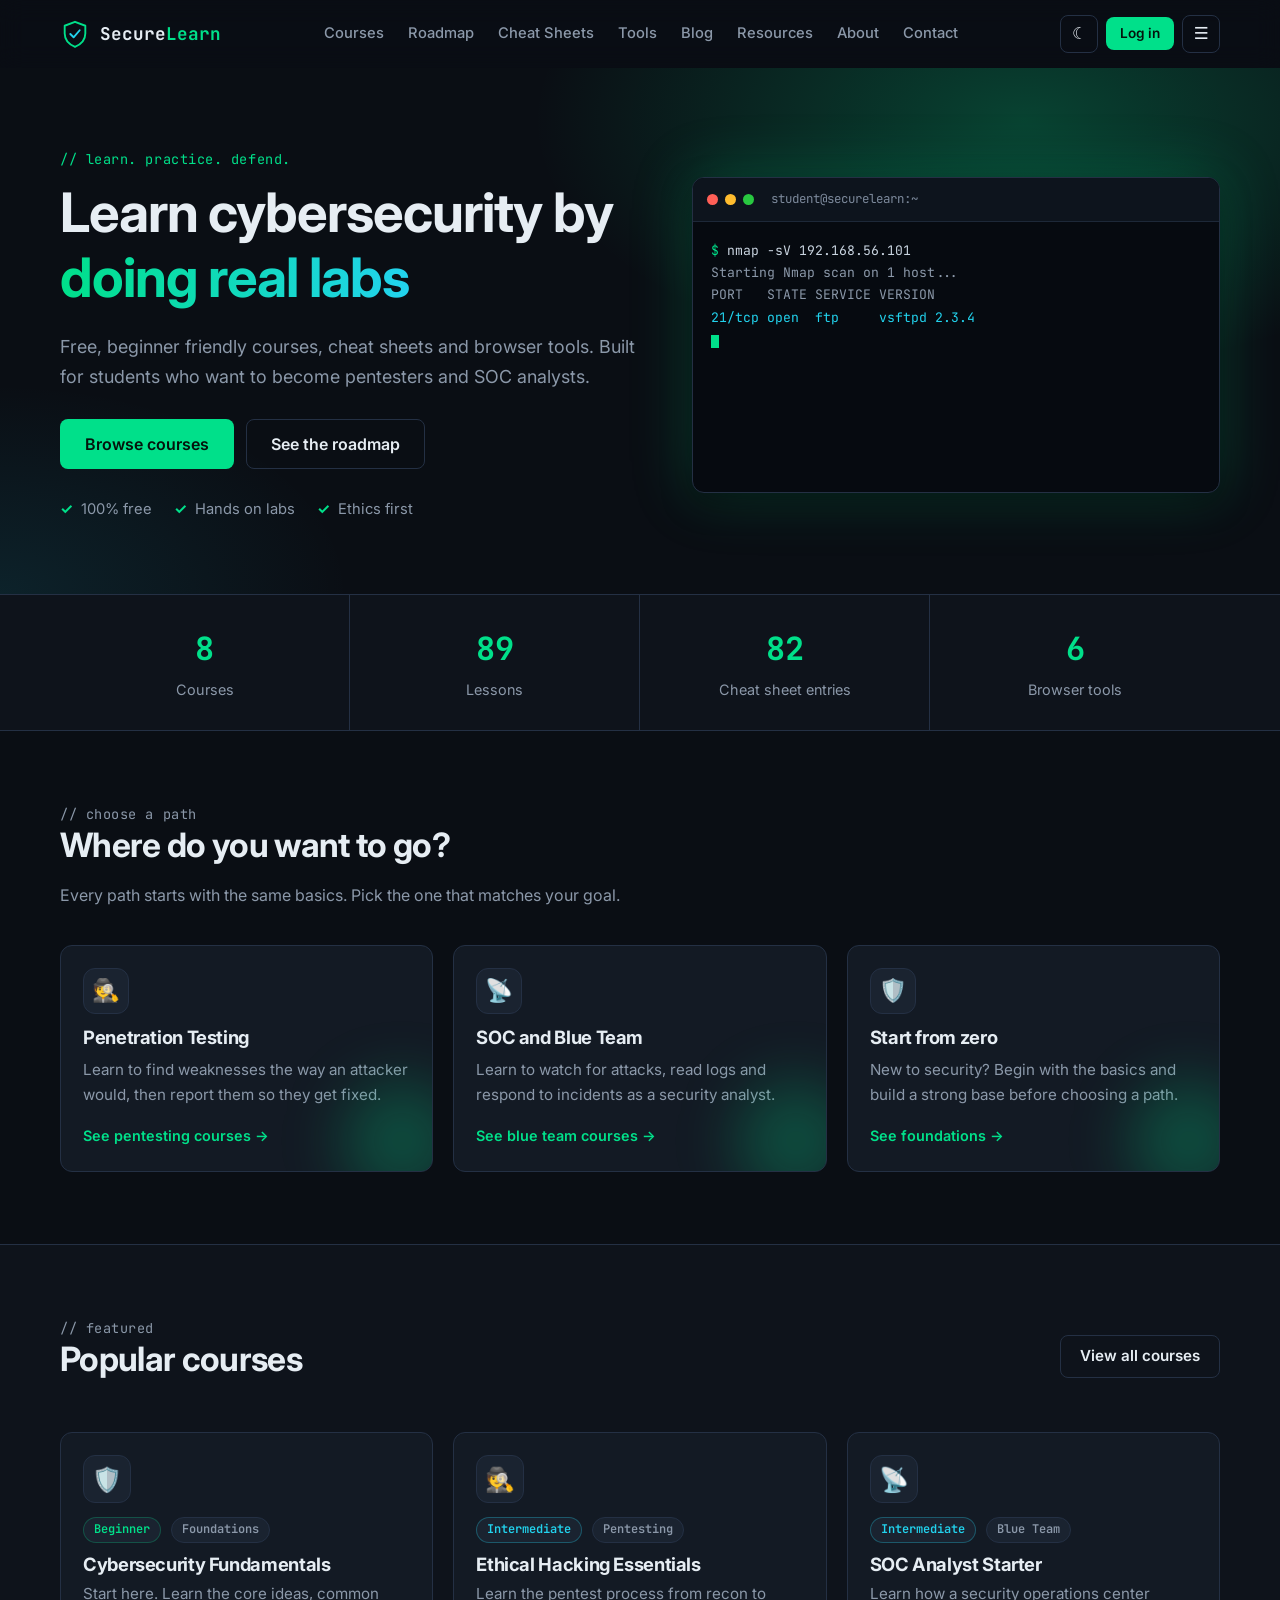
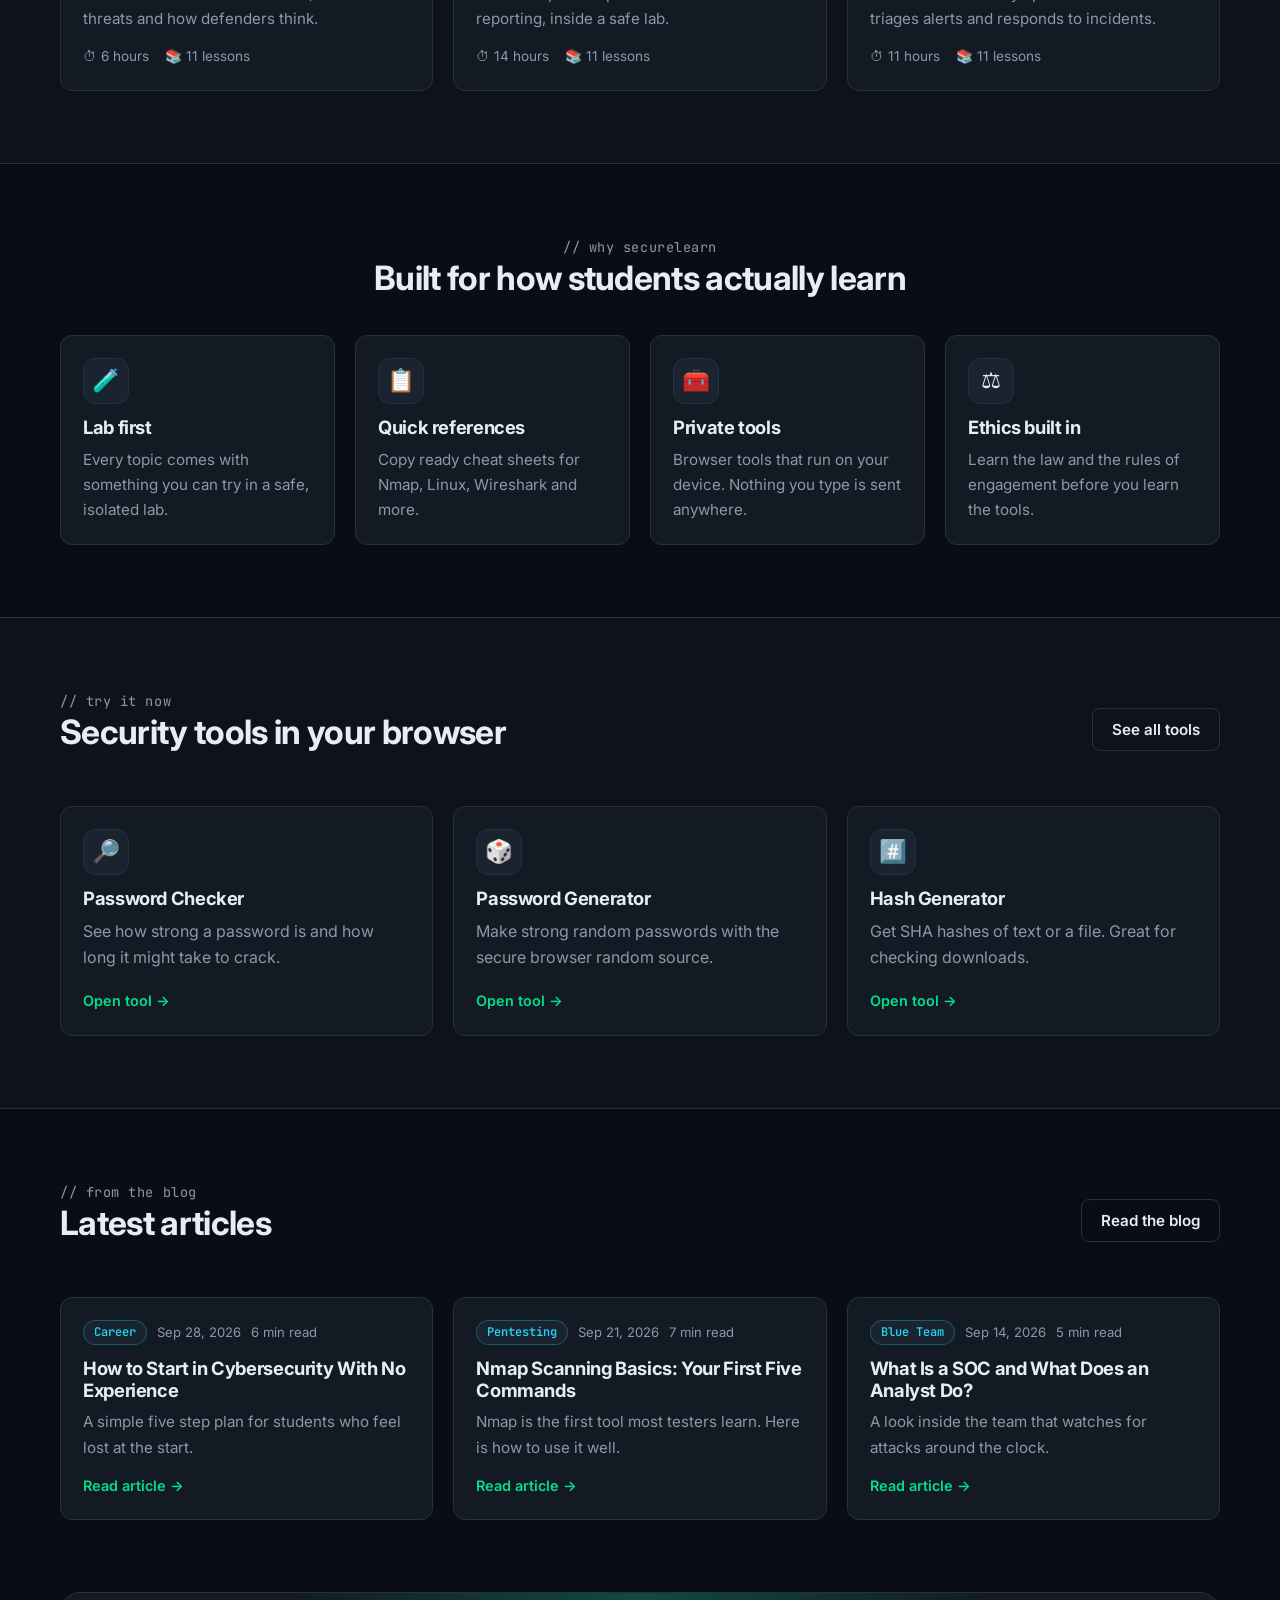
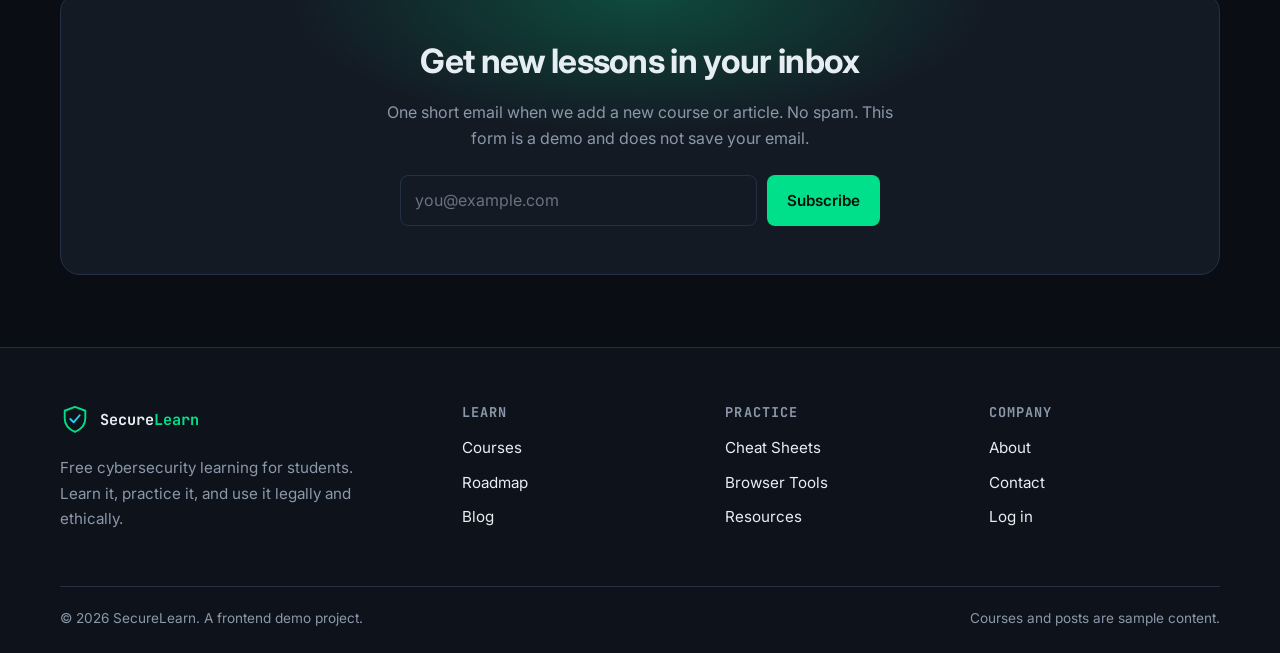
<file: index.html>
<!DOCTYPE html>
<html lang="en">
<head>
  <meta charset="UTF-8">
  <meta name="viewport" content="width=device-width, initial-scale=1">
  <title>SecureLearn | Learn Cybersecurity by Doing</title>
  <meta name="description" content="Free cybersecurity courses, cheat sheets and browser tools for students who want to become pentesters and SOC analysts.">
  <link rel="icon" href="assets/favicon.svg" type="image/svg+xml">
  <link rel="preconnect" href="https://fonts.googleapis.com">
  <link rel="preconnect" href="https://fonts.gstatic.com" crossorigin>
  <link href="https://fonts.googleapis.com/css2?family=Inter:wght@400;500;600;700&family=JetBrains+Mono:wght@400;600;700&display=swap" rel="stylesheet">
  <link rel="stylesheet" href="css/base.css">
  <link rel="stylesheet" href="css/layout.css">
  <link rel="stylesheet" href="css/components.css">
  <link rel="stylesheet" href="css/pages.css">
  <link rel="stylesheet" href="css/utilities.css">
  <script src="js/theme-init.js"></script>
</head>
<body data-page="home">
  <a class="skip-link" href="#main">Skip to content</a>
  <div id="site-header"></div>

  <main id="main">
    <!-- Hero -->
    <section class="hero">
      <div class="container hero-grid">
        <div class="hero-copy">
          <p class="eyebrow">// learn. practice. defend.</p>
          <h1>Learn cybersecurity by <span class="text-gradient">doing real labs</span></h1>
          <p class="lead">Free, beginner friendly courses, cheat sheets and browser tools. Built for students who want to become pentesters and SOC analysts.</p>
          <div class="hero-cta">
            <a class="btn btn-primary btn-lg" href="courses.html">Browse courses</a>
            <a class="btn btn-ghost btn-lg" href="roadmap.html">See the roadmap</a>
          </div>
          <ul class="hero-points">
            <li>100% free</li>
            <li>Hands on labs</li>
            <li>Ethics first</li>
          </ul>
        </div>

        <div class="terminal" role="img" aria-label="Example terminal session showing an Nmap scan">
          <div class="terminal-bar"><span></span><span></span><span></span><b>student@securelearn:~</b></div>
          <pre class="terminal-body" id="terminal-body"></pre>
        </div>
      </div>
    </section>

    <!-- Stats -->
    <section class="stats-strip" aria-label="Site numbers">
      <div class="container">
        <div class="stats-grid" id="home-stats"></div>
      </div>
    </section>

    <!-- Paths -->
    <section class="section">
      <div class="container">
        <div class="section-head reveal">
          <p class="eyebrow">// choose a path</p>
          <h2>Where do you want to go?</h2>
          <p>Every path starts with the same basics. Pick the one that matches your goal.</p>
        </div>
        <div class="grid grid-3">
          <a class="card card-hover path-card reveal" href="courses.html?category=Pentesting">
            <div class="card-icon" aria-hidden="true">🕵️</div>
            <h3>Penetration Testing</h3>
            <p>Learn to find weaknesses the way an attacker would, then report them so they get fixed.</p>
            <span class="card-link">See pentesting courses &rarr;</span>
          </a>
          <a class="card card-hover path-card reveal" href="courses.html?category=Blue%20Team">
            <div class="card-icon" aria-hidden="true">📡</div>
            <h3>SOC and Blue Team</h3>
            <p>Learn to watch for attacks, read logs and respond to incidents as a security analyst.</p>
            <span class="card-link">See blue team courses &rarr;</span>
          </a>
          <a class="card card-hover path-card reveal" href="courses.html?category=Foundations">
            <div class="card-icon" aria-hidden="true">🛡️</div>
            <h3>Start from zero</h3>
            <p>New to security? Begin with the basics and build a strong base before choosing a path.</p>
            <span class="card-link">See foundations &rarr;</span>
          </a>
        </div>
      </div>
    </section>

    <!-- Featured courses -->
    <section class="section section-alt">
      <div class="container">
        <div class="row between section-head is-wide">
          <div class="reveal">
            <p class="eyebrow">// featured</p>
            <h2>Popular courses</h2>
          </div>
          <a class="btn btn-ghost" href="courses.html">View all courses</a>
        </div>
        <div class="grid grid-3" id="featured-courses"></div>
      </div>
    </section>

    <!-- Why -->
    <section class="section">
      <div class="container">
        <div class="section-head center reveal">
          <p class="eyebrow">// why securelearn</p>
          <h2>Built for how students actually learn</h2>
        </div>
        <div class="grid grid-4">
          <div class="card feature reveal">
            <div class="card-icon" aria-hidden="true">🧪</div>
            <h3>Lab first</h3>
            <p>Every topic comes with something you can try in a safe, isolated lab.</p>
          </div>
          <div class="card feature reveal">
            <div class="card-icon" aria-hidden="true">📋</div>
            <h3>Quick references</h3>
            <p>Copy ready cheat sheets for Nmap, Linux, Wireshark and more.</p>
          </div>
          <div class="card feature reveal">
            <div class="card-icon" aria-hidden="true">🧰</div>
            <h3>Private tools</h3>
            <p>Browser tools that run on your device. Nothing you type is sent anywhere.</p>
          </div>
          <div class="card feature reveal">
            <div class="card-icon" aria-hidden="true">⚖️</div>
            <h3>Ethics built in</h3>
            <p>Learn the law and the rules of engagement before you learn the tools.</p>
          </div>
        </div>
      </div>
    </section>

    <!-- Tools -->
    <section class="section section-alt">
      <div class="container">
        <div class="row between section-head is-wide">
          <div class="reveal">
            <p class="eyebrow">// try it now</p>
            <h2>Security tools in your browser</h2>
          </div>
          <a class="btn btn-ghost" href="tools.html">See all tools</a>
        </div>
        <div class="grid grid-3" id="tools-preview"></div>
      </div>
    </section>

    <!-- Posts -->
    <section class="section">
      <div class="container">
        <div class="row between section-head is-wide">
          <div class="reveal">
            <p class="eyebrow">// from the blog</p>
            <h2>Latest articles</h2>
          </div>
          <a class="btn btn-ghost" href="blog.html">Read the blog</a>
        </div>
        <div class="grid grid-3" id="latest-posts"></div>
      </div>
    </section>

    <!-- CTA -->
    <section class="section section-flush-top">
      <div class="container">
        <div class="cta-box reveal">
          <h2>Get new lessons in your inbox</h2>
          <p>One short email when we add a new course or article. No spam. This form is a demo and does not save your email.</p>
          <form class="inline-form" id="newsletter-form" novalidate>
            <label class="sr-only" for="newsletter-email">Email address</label>
            <input class="input" id="newsletter-email" type="email" placeholder="you@example.com" autocomplete="email">
            <button class="btn btn-primary" type="submit">Subscribe</button>
          </form>
        </div>
      </div>
    </section>
  </main>

  <div id="site-footer"></div>

  <script src="js/data.js"></script>
  <script src="js/layout.js"></script>
  <script src="js/main.js"></script>
  <script src="js/render.js"></script>
  <script src="js/pages/home.js"></script>
</body>
</html>
</file>
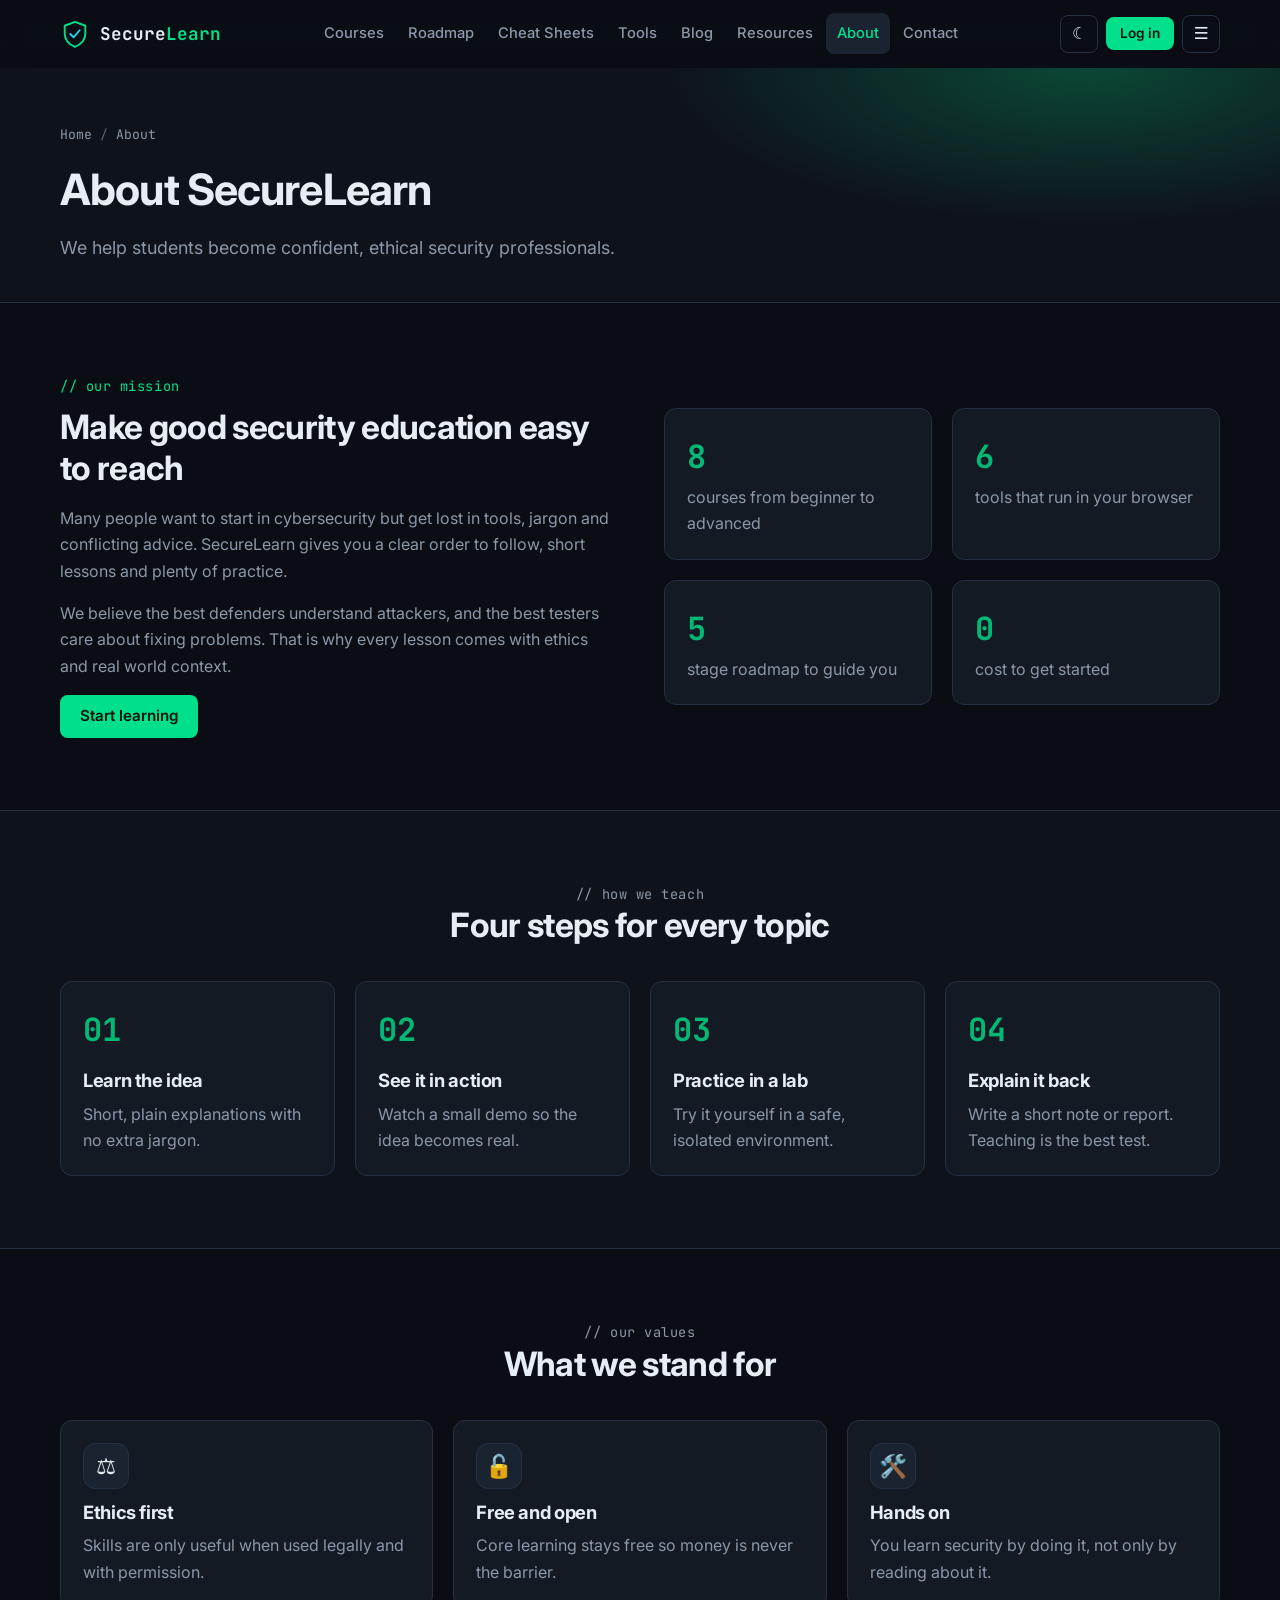
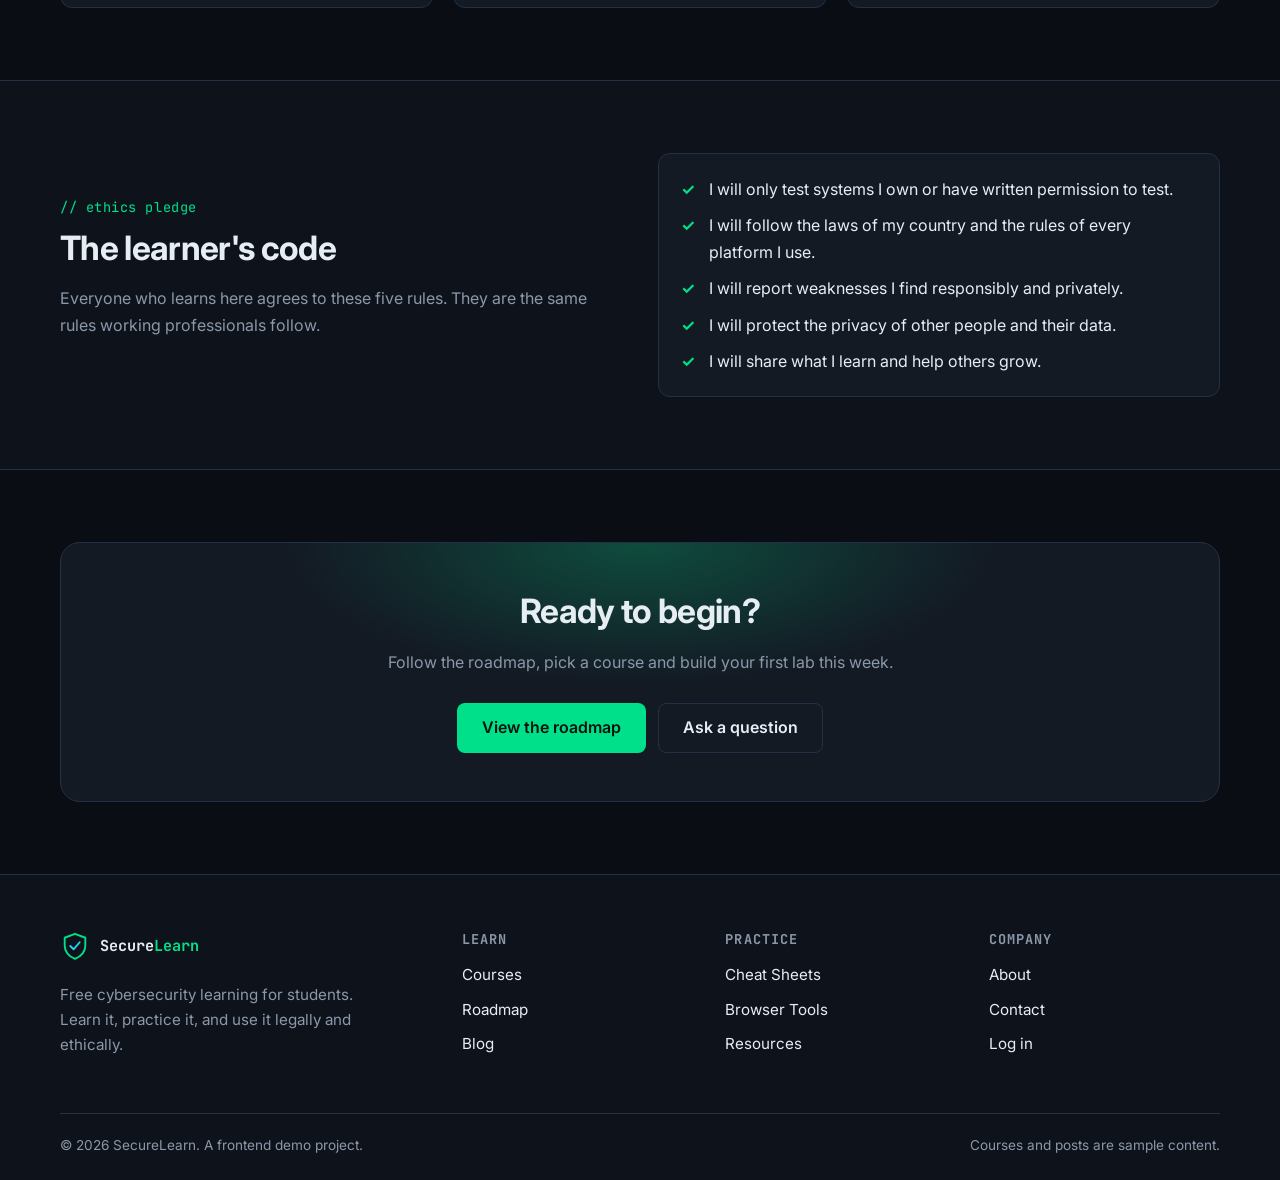
<file: about.html>
<!DOCTYPE html>
<html lang="en">
<head>
  <meta charset="UTF-8">
  <meta name="viewport" content="width=device-width, initial-scale=1">
  <title>About | SecureLearn</title>
  <meta name="description" content="Learn about the SecureLearn mission, how lessons are designed and the ethics pledge every learner follows.">
  <link rel="icon" href="assets/favicon.svg" type="image/svg+xml">
  <link rel="preconnect" href="https://fonts.googleapis.com">
  <link rel="preconnect" href="https://fonts.gstatic.com" crossorigin>
  <link href="https://fonts.googleapis.com/css2?family=Inter:wght@400;500;600;700&family=JetBrains+Mono:wght@400;600;700&display=swap" rel="stylesheet">
  <link rel="stylesheet" href="css/base.css">
  <link rel="stylesheet" href="css/layout.css">
  <link rel="stylesheet" href="css/components.css">
  <link rel="stylesheet" href="css/pages.css">
  <link rel="stylesheet" href="css/utilities.css">
  <script src="js/theme-init.js"></script>
</head>
<body data-page="about">
  <a class="skip-link" href="#main">Skip to content</a>
  <div id="site-header"></div>

  <main id="main">
    <section class="page-hero">
      <div class="container">
        <ol class="breadcrumbs">
          <li><a href="index.html">Home</a></li>
          <li>About</li>
        </ol>
        <h1>About SecureLearn</h1>
        <p class="lead">We help students become confident, ethical security professionals.</p>
      </div>
    </section>

    <section class="section">
      <div class="container grid grid-2 items-center gap-xl">
        <div class="reveal">
          <p class="eyebrow">// our mission</p>
          <h2>Make good security education easy to reach</h2>
          <p class="muted">Many people want to start in cybersecurity but get lost in tools, jargon and conflicting advice. SecureLearn gives you a clear order to follow, short lessons and plenty of practice.</p>
          <p class="muted">We believe the best defenders understand attackers, and the best testers care about fixing problems. That is why every lesson comes with ethics and real world context.</p>
          <a class="btn btn-primary" href="courses.html">Start learning</a>
        </div>
        <div class="grid grid-2 reveal">
          <div class="card"><div class="step-num">8</div><p class="muted m-0">courses from beginner to advanced</p></div>
          <div class="card"><div class="step-num">6</div><p class="muted m-0">tools that run in your browser</p></div>
          <div class="card"><div class="step-num">5</div><p class="muted m-0">stage roadmap to guide you</p></div>
          <div class="card"><div class="step-num">0</div><p class="muted m-0">cost to get started</p></div>
        </div>
      </div>
    </section>

    <section class="section section-alt">
      <div class="container">
        <div class="section-head center reveal">
          <p class="eyebrow">// how we teach</p>
          <h2>Four steps for every topic</h2>
        </div>
        <div class="grid grid-4">
          <div class="card reveal"><div class="step-num">01</div><h3>Learn the idea</h3><p class="muted">Short, plain explanations with no extra jargon.</p></div>
          <div class="card reveal"><div class="step-num">02</div><h3>See it in action</h3><p class="muted">Watch a small demo so the idea becomes real.</p></div>
          <div class="card reveal"><div class="step-num">03</div><h3>Practice in a lab</h3><p class="muted">Try it yourself in a safe, isolated environment.</p></div>
          <div class="card reveal"><div class="step-num">04</div><h3>Explain it back</h3><p class="muted">Write a short note or report. Teaching is the best test.</p></div>
        </div>
      </div>
    </section>

    <section class="section">
      <div class="container">
        <div class="section-head center reveal">
          <p class="eyebrow">// our values</p>
          <h2>What we stand for</h2>
        </div>
        <div class="grid grid-3">
          <div class="card reveal"><div class="card-icon" aria-hidden="true">⚖️</div><h3>Ethics first</h3><p class="muted">Skills are only useful when used legally and with permission.</p></div>
          <div class="card reveal"><div class="card-icon" aria-hidden="true">🔓</div><h3>Free and open</h3><p class="muted">Core learning stays free so money is never the barrier.</p></div>
          <div class="card reveal"><div class="card-icon" aria-hidden="true">🛠️</div><h3>Hands on</h3><p class="muted">You learn security by doing it, not only by reading about it.</p></div>
        </div>
      </div>
    </section>

    <section class="section section-alt">
      <div class="container pledge">
        <div class="reveal">
          <p class="eyebrow">// ethics pledge</p>
          <h2>The learner's code</h2>
          <p class="muted">Everyone who learns here agrees to these five rules. They are the same rules working professionals follow.</p>
        </div>
        <div class="card reveal">
          <ul class="check-list">
            <li>I will only test systems I own or have written permission to test.</li>
            <li>I will follow the laws of my country and the rules of every platform I use.</li>
            <li>I will report weaknesses I find responsibly and privately.</li>
            <li>I will protect the privacy of other people and their data.</li>
            <li>I will share what I learn and help others grow.</li>
          </ul>
        </div>
      </div>
    </section>

    <section class="section">
      <div class="container">
        <div class="cta-box reveal">
          <h2>Ready to begin?</h2>
          <p>Follow the roadmap, pick a course and build your first lab this week.</p>
          <div class="hero-cta justify-center mb-0">
            <a class="btn btn-primary btn-lg" href="roadmap.html">View the roadmap</a>
            <a class="btn btn-ghost btn-lg" href="contact.html">Ask a question</a>
          </div>
        </div>
      </div>
    </section>
  </main>

  <div id="site-footer"></div>

  <script src="js/data.js"></script>
  <script src="js/layout.js"></script>
  <script src="js/main.js"></script>
</body>
</html>
</file>
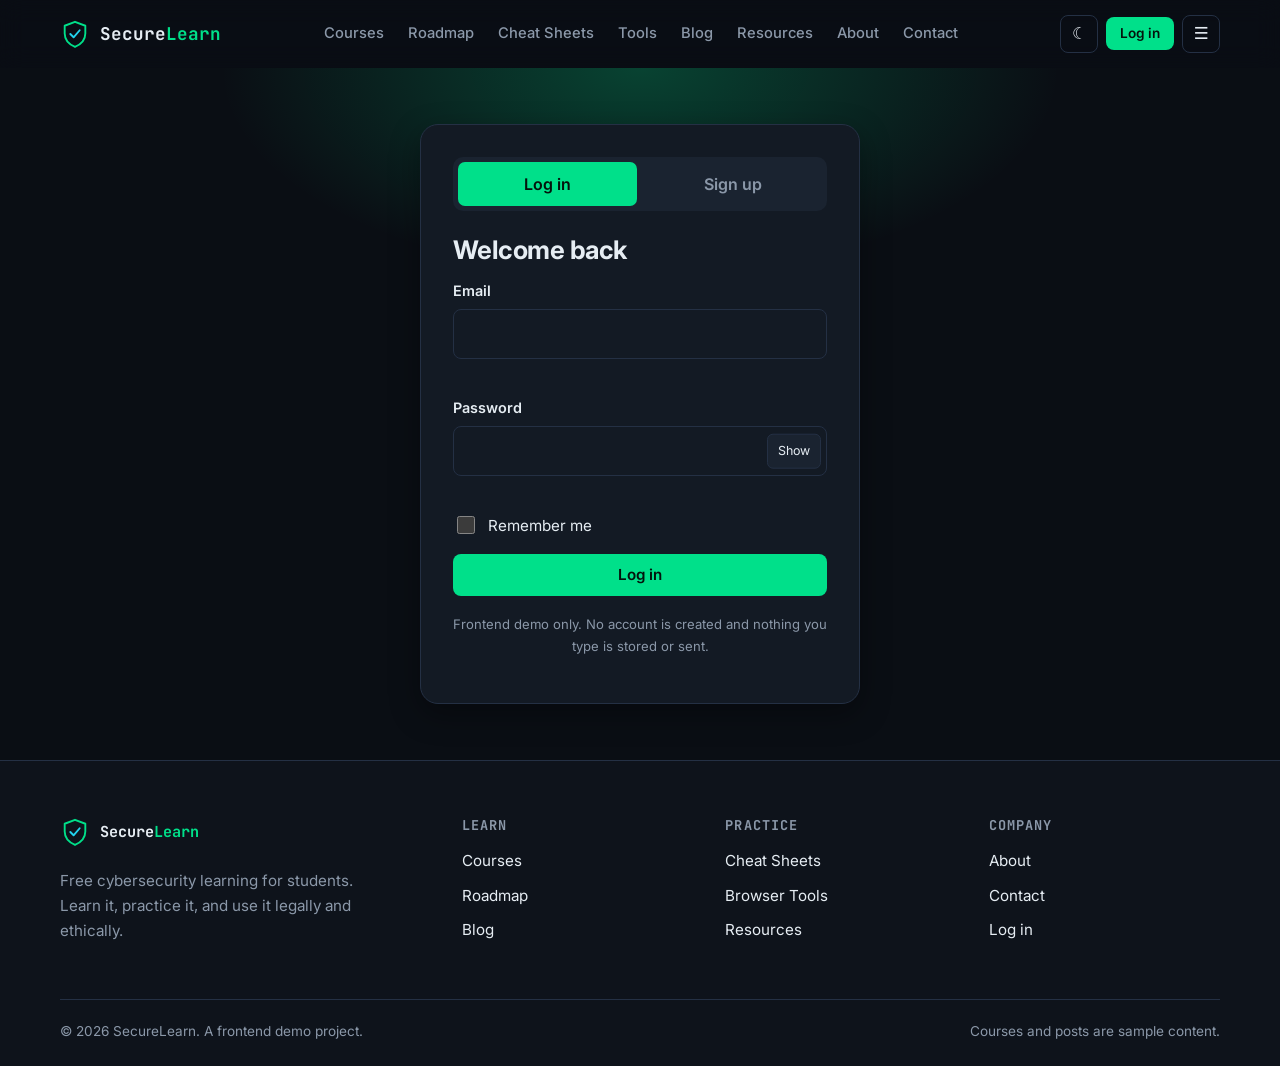
<file: auth.html>
<!DOCTYPE html>
<html lang="en">
<head>
  <meta charset="UTF-8">
  <meta name="viewport" content="width=device-width, initial-scale=1">
  <title>Log in or Sign up | SecureLearn</title>
  <meta name="description" content="Log in or create a SecureLearn account. This is a frontend demo and no account is created.">
  <link rel="icon" href="assets/favicon.svg" type="image/svg+xml">
  <link rel="preconnect" href="https://fonts.googleapis.com">
  <link rel="preconnect" href="https://fonts.gstatic.com" crossorigin>
  <link href="https://fonts.googleapis.com/css2?family=Inter:wght@400;500;600;700&family=JetBrains+Mono:wght@400;600;700&display=swap" rel="stylesheet">
  <link rel="stylesheet" href="css/base.css">
  <link rel="stylesheet" href="css/layout.css">
  <link rel="stylesheet" href="css/components.css">
  <link rel="stylesheet" href="css/pages.css">
  <link rel="stylesheet" href="css/utilities.css">
  <script src="js/theme-init.js"></script>
</head>
<body data-page="auth">
  <a class="skip-link" href="#main">Skip to content</a>
  <div id="site-header"></div>

  <main id="main">
    <div class="auth-wrap">
      <div class="auth-card">
        <div class="auth-tabs" role="group" aria-label="Choose login or sign up">
          <button type="button" id="tab-login" aria-pressed="true">Log in</button>
          <button type="button" id="tab-signup" aria-pressed="false">Sign up</button>
        </div>
        <h1 id="auth-title" class="title-md">Welcome back</h1>

        <!-- Login -->
        <form id="login-form" novalidate>
          <div class="field">
            <label for="l-email">Email</label>
            <input class="input" id="l-email" type="email" autocomplete="email" aria-describedby="l-email-error">
            <span class="field-error" id="l-email-error"></span>
          </div>
          <div class="field">
            <label for="l-password">Password</label>
            <div class="input-group">
              <input class="input" id="l-password" type="password" autocomplete="current-password" aria-describedby="l-password-error">
              <button class="toggle-btn" type="button" data-toggle-password="l-password" aria-pressed="false">Show</button>
            </div>
            <span class="field-error" id="l-password-error"></span>
          </div>
          <label class="check mb-2"><input type="checkbox"> Remember me</label>
          <button class="btn btn-primary btn-block" type="submit">Log in</button>
        </form>

        <!-- Sign up -->
        <form id="signup-form" novalidate hidden>
          <div class="field">
            <label for="s-name">Full name</label>
            <input class="input" id="s-name" type="text" autocomplete="name" aria-describedby="s-name-error">
            <span class="field-error" id="s-name-error"></span>
          </div>
          <div class="field">
            <label for="s-email">Email</label>
            <input class="input" id="s-email" type="email" autocomplete="email" aria-describedby="s-email-error">
            <span class="field-error" id="s-email-error"></span>
          </div>
          <div class="field">
            <label for="s-password">Password</label>
            <div class="input-group">
              <input class="input" id="s-password" type="password" autocomplete="new-password" aria-describedby="s-strength s-password-error">
              <button class="toggle-btn" type="button" data-toggle-password="s-password" aria-pressed="false">Show</button>
            </div>
            <div class="meter" aria-hidden="true"><div class="meter-bar" id="s-bar"></div></div>
            <span class="field-hint" id="s-strength">Use 12 or more characters.</span>
            <span class="field-error" id="s-password-error"></span>
          </div>
          <div class="field">
            <label for="s-confirm">Confirm password</label>
            <input class="input" id="s-confirm" type="password" autocomplete="new-password" aria-describedby="s-confirm-error">
            <span class="field-error" id="s-confirm-error"></span>
          </div>
          <div class="field">
            <label class="check"><input type="checkbox" id="s-terms" aria-describedby="s-terms-error"> I agree to use what I learn legally and ethically</label>
            <span class="field-error" id="s-terms-error"></span>
          </div>
          <button class="btn btn-primary btn-block" type="submit">Create account</button>
        </form>

        <p class="auth-note">Frontend demo only. No account is created and nothing you type is stored or sent.</p>
      </div>
    </div>
  </main>

  <div id="site-footer"></div>

  <script src="js/data.js"></script>
  <script src="js/layout.js"></script>
  <script src="js/main.js"></script>
  <script src="js/password.js"></script>
  <script src="js/pages/auth.js"></script>
</body>
</html>
</file>
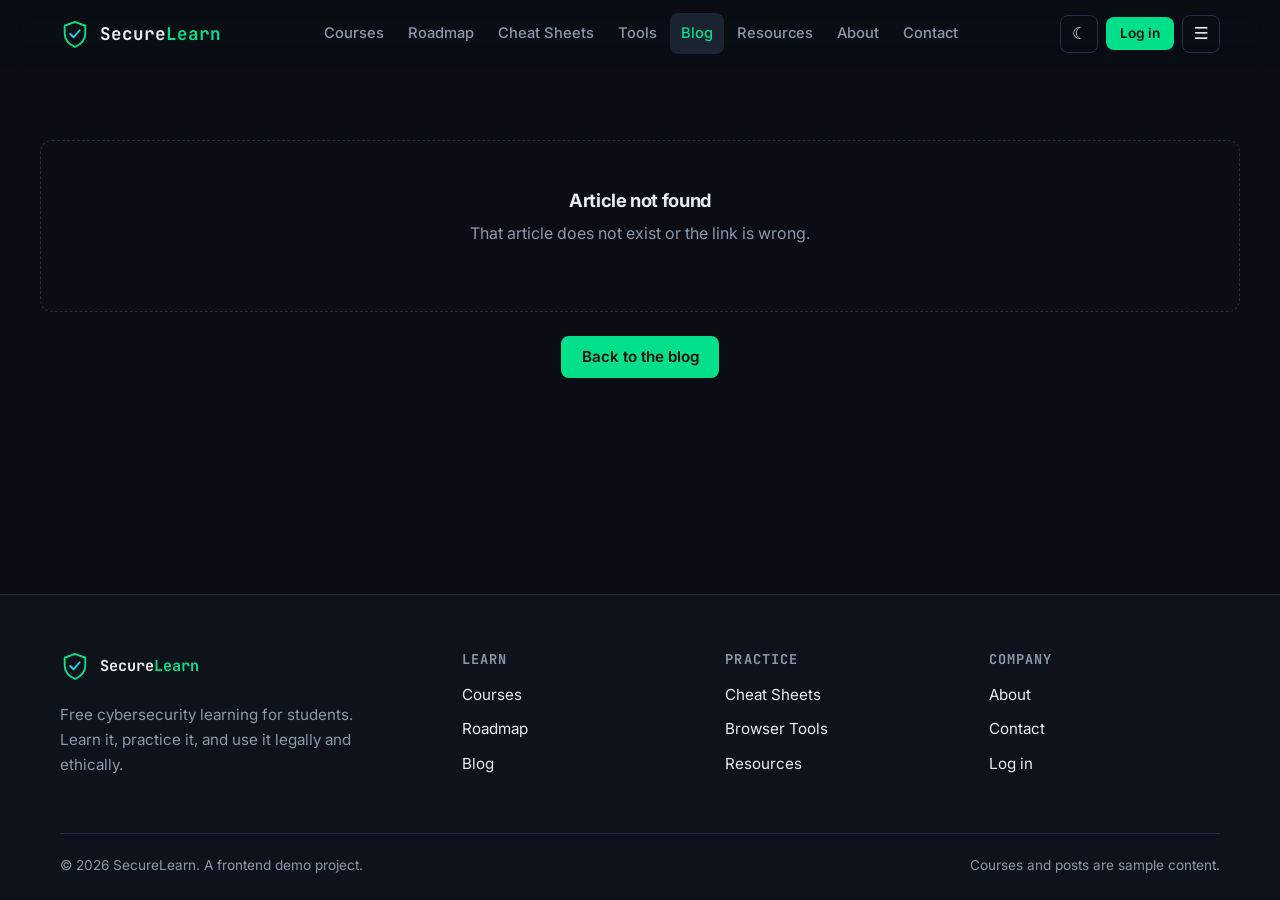
<file: blog-post.html>
<!DOCTYPE html>
<html lang="en">
<head>
  <meta charset="UTF-8">
  <meta name="viewport" content="width=device-width, initial-scale=1">
  <title>Article | SecureLearn</title>
  <meta name="description" content="Read a SecureLearn cybersecurity article.">
  <link rel="icon" href="assets/favicon.svg" type="image/svg+xml">
  <link rel="preconnect" href="https://fonts.googleapis.com">
  <link rel="preconnect" href="https://fonts.gstatic.com" crossorigin>
  <link href="https://fonts.googleapis.com/css2?family=Inter:wght@400;500;600;700&family=JetBrains+Mono:wght@400;600;700&display=swap" rel="stylesheet">
  <link rel="stylesheet" href="css/base.css">
  <link rel="stylesheet" href="css/layout.css">
  <link rel="stylesheet" href="css/components.css">
  <link rel="stylesheet" href="css/pages.css">
  <link rel="stylesheet" href="css/utilities.css">
  <script src="js/theme-init.js"></script>
</head>
<body data-page="blog-post" data-nav="blog">
  <a class="skip-link" href="#main">Skip to content</a>
  <div id="site-header"></div>

  <main id="main">
    <div id="post-root">
      <section class="page-hero">
        <div class="container">
          <ol class="breadcrumbs">
            <li><a href="index.html">Home</a></li>
            <li><a href="blog.html">Blog</a></li>
            <li id="post-crumb">Article</li>
          </ol>
          <h1 id="post-title">Loading...</h1>
          <div class="article-meta" id="post-meta"></div>
        </div>
      </section>

      <section class="section">
        <div class="container article-layout">
          <aside class="toc" aria-label="Table of contents">
            <h4>On this page</h4>
            <ul id="toc-list"></ul>
            <button class="btn btn-ghost btn-sm mt-3" id="copy-link" type="button">Copy link</button>
          </aside>
          <article class="article" id="post-body"></article>
        </div>
      </section>

      <section class="section section-alt">
        <div class="container">
          <div class="section-head">
            <p class="eyebrow">// keep reading</p>
            <h2>More articles</h2>
          </div>
          <div class="grid grid-2" id="related-posts"></div>
        </div>
      </section>
    </div>
  </main>

  <div id="site-footer"></div>

  <script src="js/data.js"></script>
  <script src="js/layout.js"></script>
  <script src="js/main.js"></script>
  <script src="js/render.js"></script>
  <script src="js/pages/blog-post.js"></script>
</body>
</html>
</file>
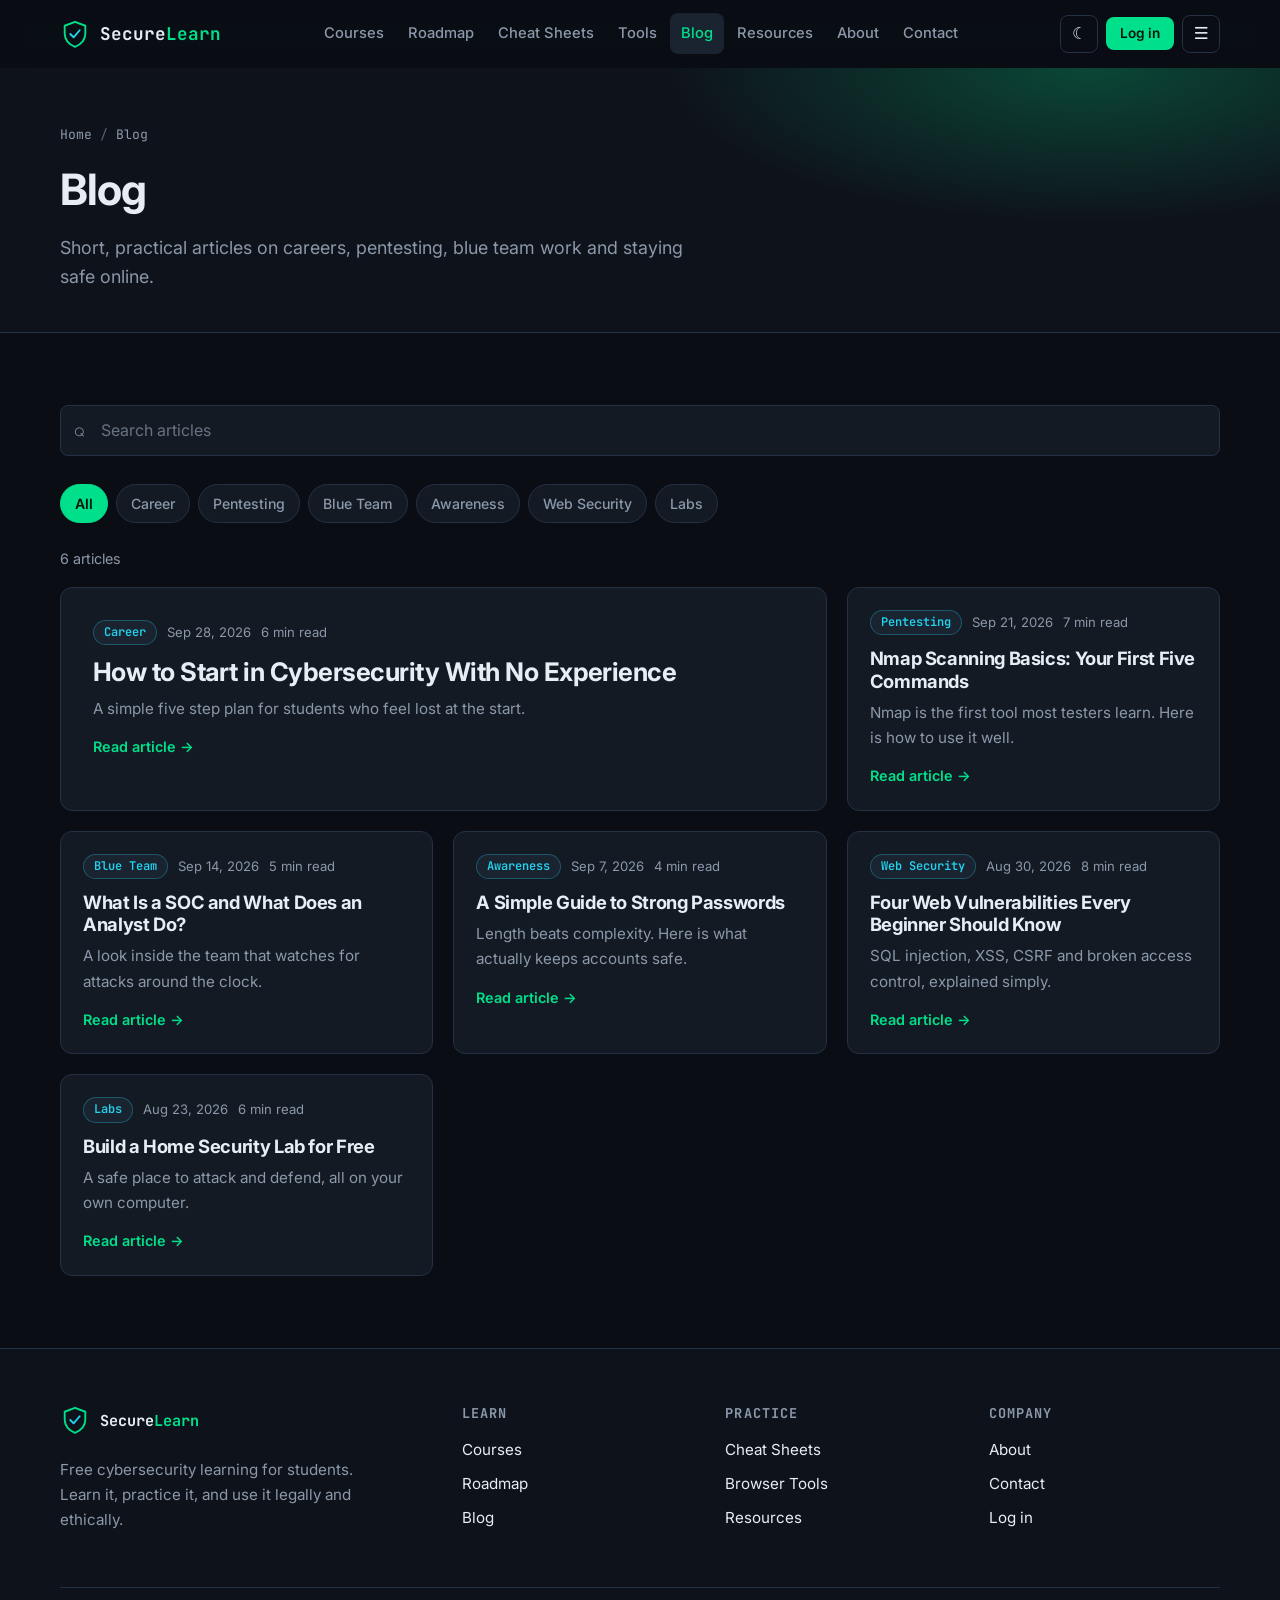
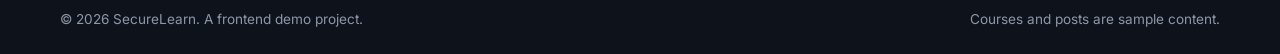
<file: blog.html>
<!DOCTYPE html>
<html lang="en">
<head>
  <meta charset="UTF-8">
  <meta name="viewport" content="width=device-width, initial-scale=1">
  <title>Blog | SecureLearn</title>
  <meta name="description" content="Short, practical cybersecurity articles on careers, pentesting, blue team work and staying safe online.">
  <link rel="icon" href="assets/favicon.svg" type="image/svg+xml">
  <link rel="preconnect" href="https://fonts.googleapis.com">
  <link rel="preconnect" href="https://fonts.gstatic.com" crossorigin>
  <link href="https://fonts.googleapis.com/css2?family=Inter:wght@400;500;600;700&family=JetBrains+Mono:wght@400;600;700&display=swap" rel="stylesheet">
  <link rel="stylesheet" href="css/base.css">
  <link rel="stylesheet" href="css/layout.css">
  <link rel="stylesheet" href="css/components.css">
  <link rel="stylesheet" href="css/pages.css">
  <link rel="stylesheet" href="css/utilities.css">
  <script src="js/theme-init.js"></script>
</head>
<body data-page="blog">
  <a class="skip-link" href="#main">Skip to content</a>
  <div id="site-header"></div>

  <main id="main">
    <section class="page-hero">
      <div class="container">
        <ol class="breadcrumbs">
          <li><a href="index.html">Home</a></li>
          <li>Blog</li>
        </ol>
        <h1>Blog</h1>
        <p class="lead">Short, practical articles on careers, pentesting, blue team work and staying safe online.</p>
      </div>
    </section>

    <section class="section">
      <div class="container">
        <div class="toolbar">
          <div class="search-box">
            <label class="sr-only" for="post-search">Search articles</label>
            <input class="input" id="post-search" type="search" placeholder="Search articles">
          </div>
        </div>
        <div class="chip-row" id="category-chips" role="group" aria-label="Filter by category"></div>

        <p class="result-count mt-3" id="result-count" aria-live="polite"></p>
        <div class="grid grid-3" id="post-grid"></div>
      </div>
    </section>
  </main>

  <div id="site-footer"></div>

  <script src="js/data.js"></script>
  <script src="js/layout.js"></script>
  <script src="js/main.js"></script>
  <script src="js/render.js"></script>
  <script src="js/pages/blog.js"></script>
</body>
</html>
</file>
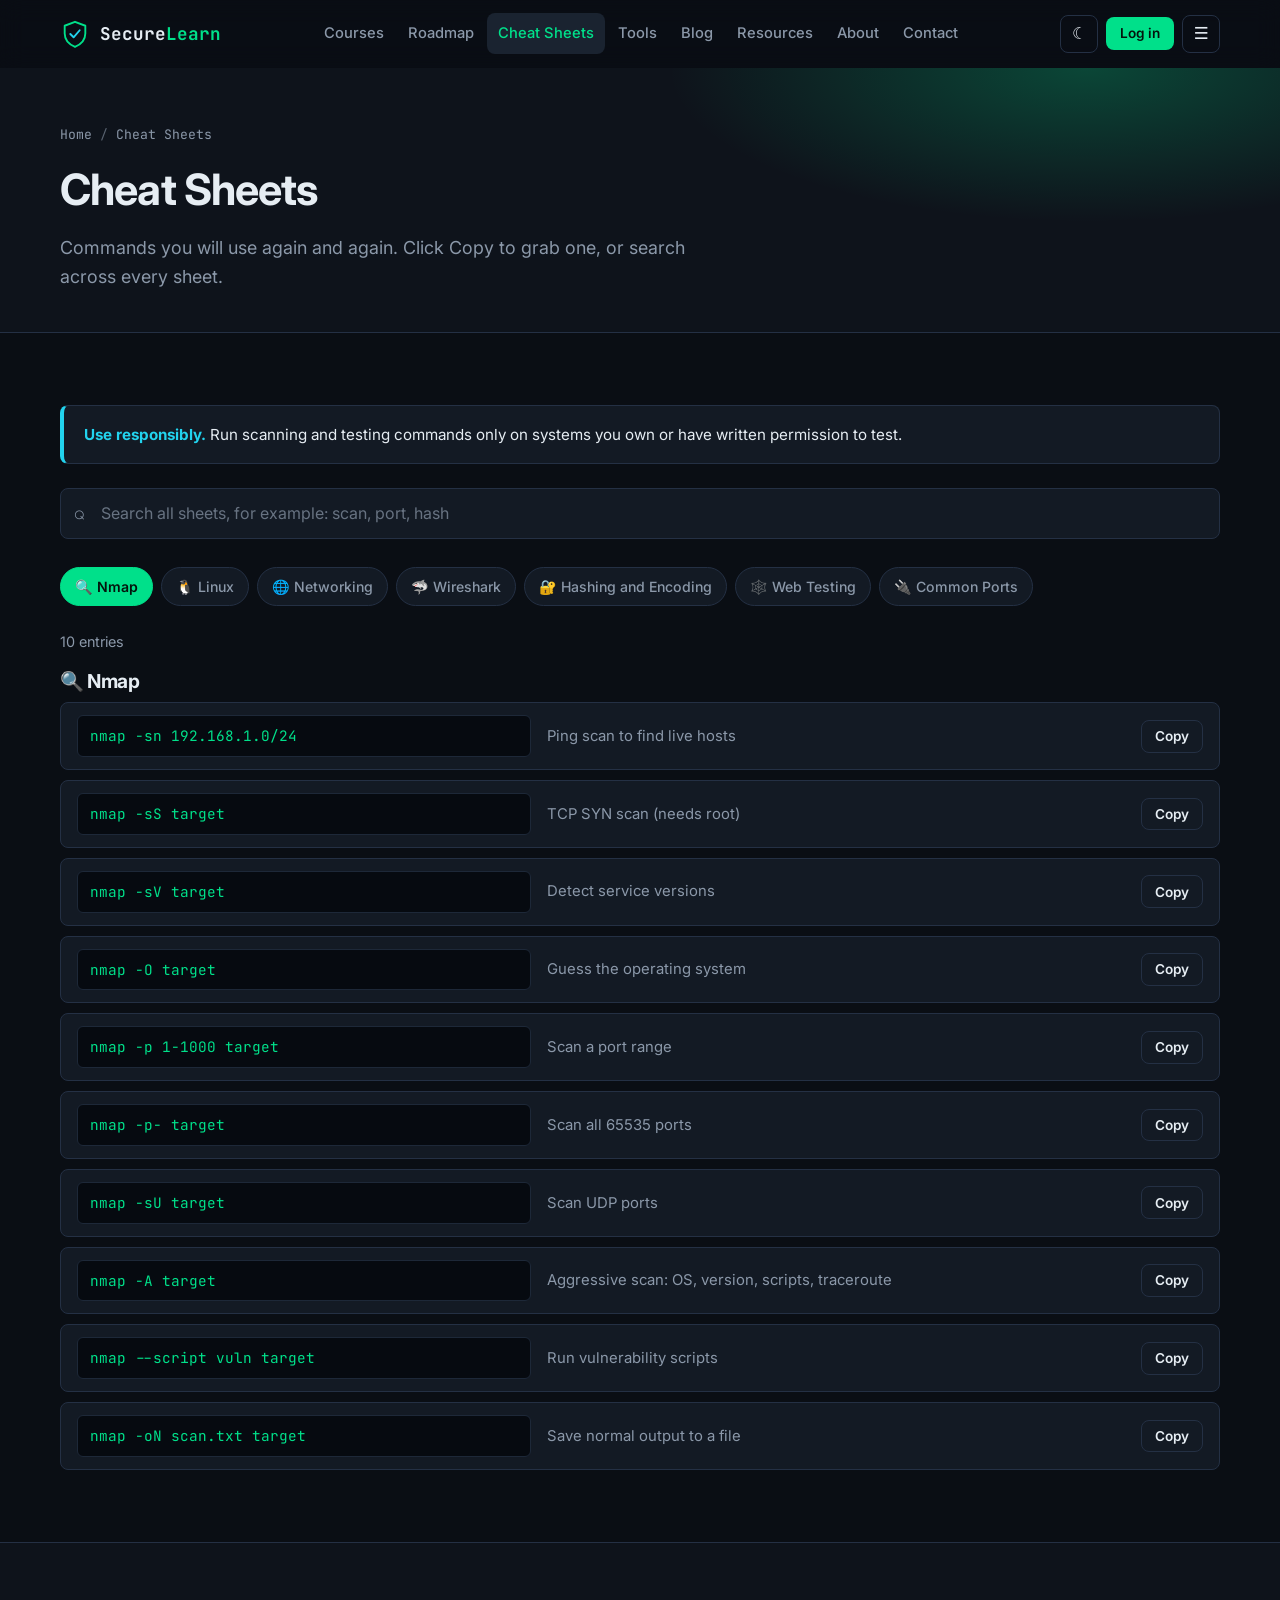
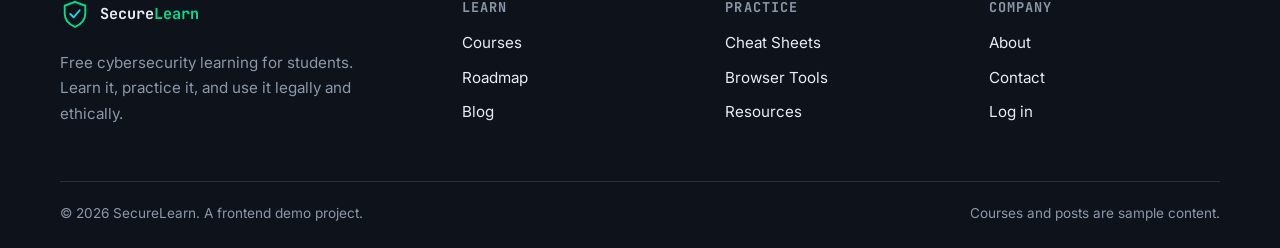
<file: cheatsheets.html>
<!DOCTYPE html>
<html lang="en">
<head>
  <meta charset="UTF-8">
  <meta name="viewport" content="width=device-width, initial-scale=1">
  <title>Cheat Sheets | SecureLearn</title>
  <meta name="description" content="Copy ready cheat sheets for Nmap, Linux, networking, Wireshark, hashing and web testing, plus a common ports list.">
  <link rel="icon" href="assets/favicon.svg" type="image/svg+xml">
  <link rel="preconnect" href="https://fonts.googleapis.com">
  <link rel="preconnect" href="https://fonts.gstatic.com" crossorigin>
  <link href="https://fonts.googleapis.com/css2?family=Inter:wght@400;500;600;700&family=JetBrains+Mono:wght@400;600;700&display=swap" rel="stylesheet">
  <link rel="stylesheet" href="css/base.css">
  <link rel="stylesheet" href="css/layout.css">
  <link rel="stylesheet" href="css/components.css">
  <link rel="stylesheet" href="css/pages.css">
  <link rel="stylesheet" href="css/utilities.css">
  <script src="js/theme-init.js"></script>
</head>
<body data-page="cheatsheets">
  <a class="skip-link" href="#main">Skip to content</a>
  <div id="site-header"></div>

  <main id="main">
    <section class="page-hero">
      <div class="container">
        <ol class="breadcrumbs">
          <li><a href="index.html">Home</a></li>
          <li>Cheat Sheets</li>
        </ol>
        <h1>Cheat Sheets</h1>
        <p class="lead">Commands you will use again and again. Click Copy to grab one, or search across every sheet.</p>
      </div>
    </section>

    <section class="section">
      <div class="container">
        <div class="callout is-info mb-3">
          <strong>Use responsibly.</strong> Run scanning and testing commands only on systems you own or have written permission to test.
        </div>

        <div class="toolbar">
          <div class="search-box">
            <label class="sr-only" for="sheet-search">Search all cheat sheets</label>
            <input class="input" id="sheet-search" type="search" placeholder="Search all sheets, for example: scan, port, hash">
          </div>
        </div>
        <div class="chip-row" id="sheet-tabs" role="group" aria-label="Choose a cheat sheet"></div>

        <p class="result-count mt-3" id="result-count" aria-live="polite"></p>
        <div id="sheet-results"></div>
      </div>
    </section>
  </main>

  <div id="site-footer"></div>

  <script src="js/data.js"></script>
  <script src="js/layout.js"></script>
  <script src="js/main.js"></script>
  <script src="js/render.js"></script>
  <script src="js/pages/cheatsheets.js"></script>
</body>
</html>
</file>
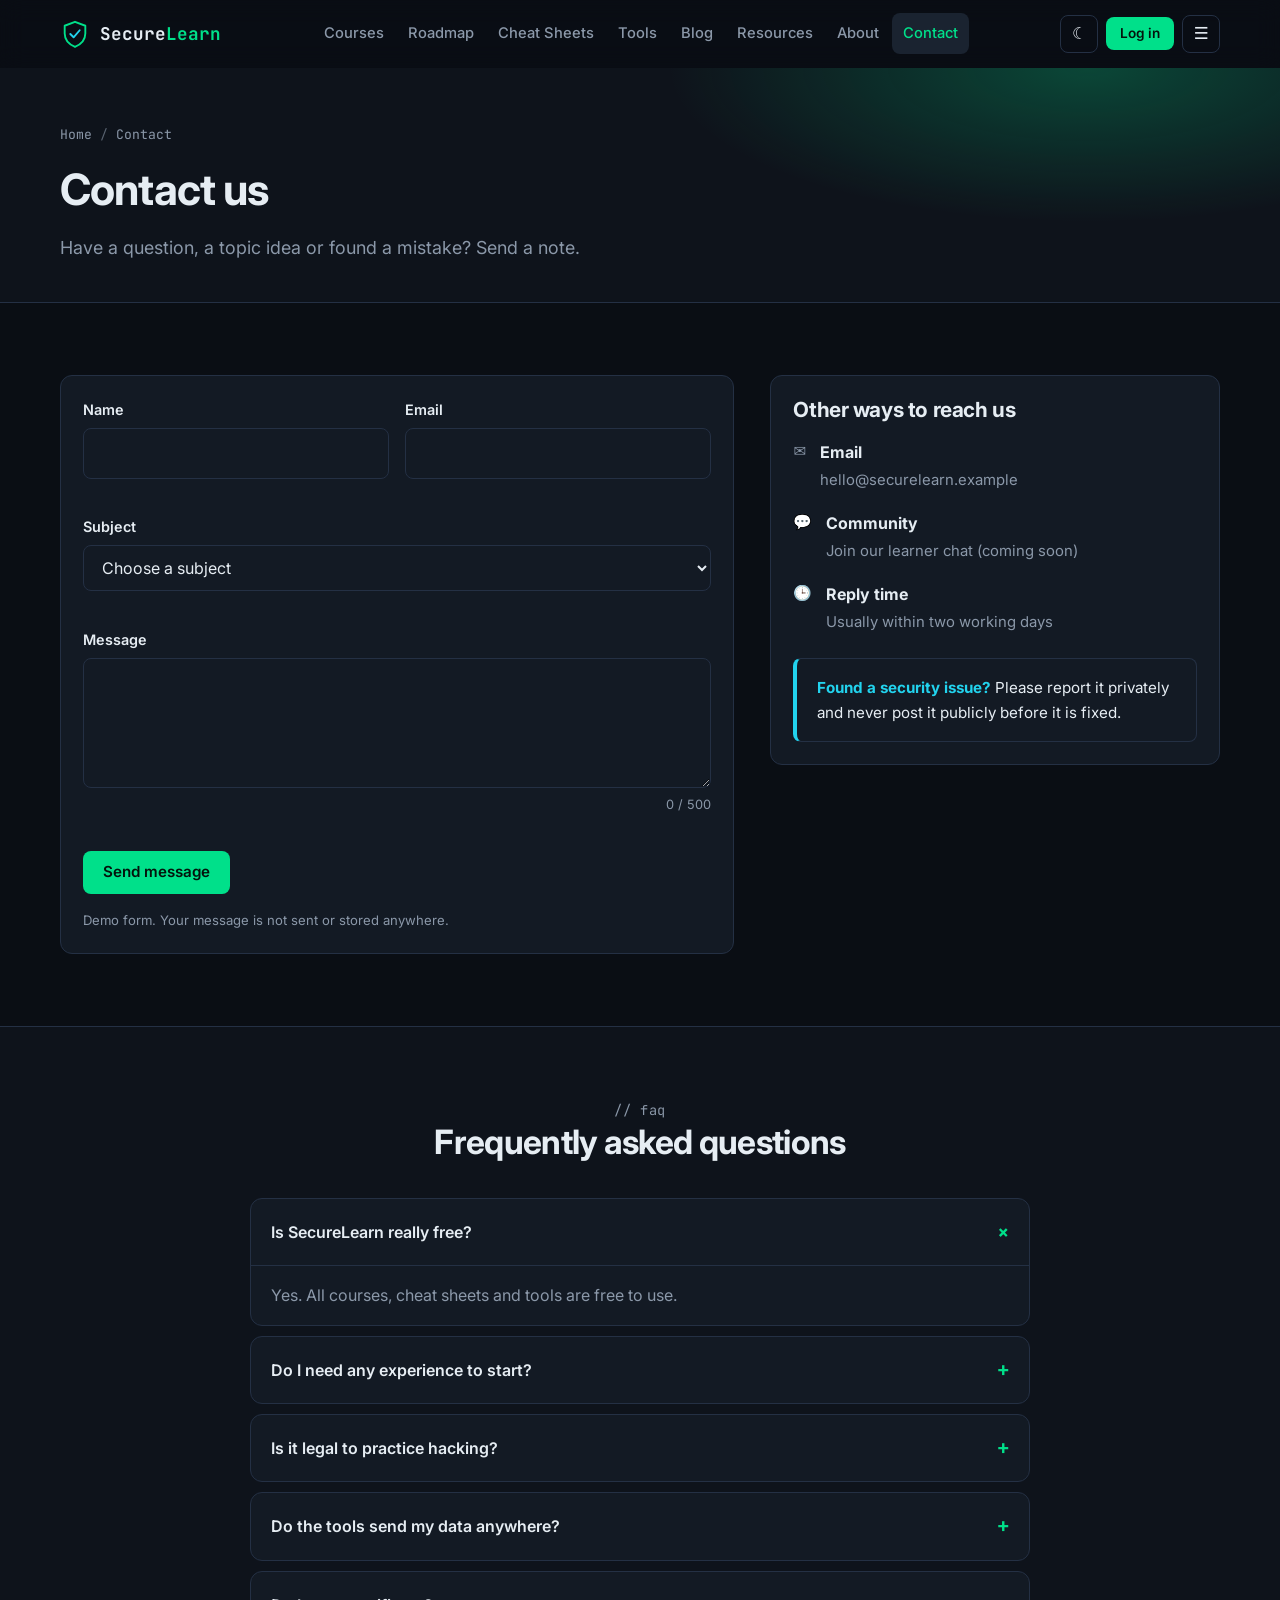
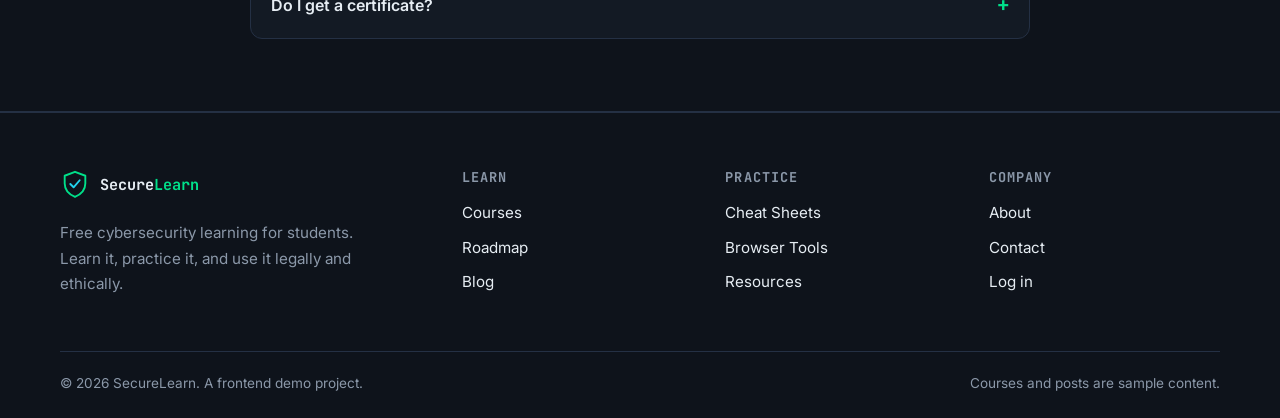
<file: contact.html>
<!DOCTYPE html>
<html lang="en">
<head>
  <meta charset="UTF-8">
  <meta name="viewport" content="width=device-width, initial-scale=1">
  <title>Contact | SecureLearn</title>
  <meta name="description" content="Get in touch with SecureLearn. Ask a question, suggest a topic or report a problem.">
  <link rel="icon" href="assets/favicon.svg" type="image/svg+xml">
  <link rel="preconnect" href="https://fonts.googleapis.com">
  <link rel="preconnect" href="https://fonts.gstatic.com" crossorigin>
  <link href="https://fonts.googleapis.com/css2?family=Inter:wght@400;500;600;700&family=JetBrains+Mono:wght@400;600;700&display=swap" rel="stylesheet">
  <link rel="stylesheet" href="css/base.css">
  <link rel="stylesheet" href="css/layout.css">
  <link rel="stylesheet" href="css/components.css">
  <link rel="stylesheet" href="css/pages.css">
  <link rel="stylesheet" href="css/utilities.css">
  <script src="js/theme-init.js"></script>
</head>
<body data-page="contact">
  <a class="skip-link" href="#main">Skip to content</a>
  <div id="site-header"></div>

  <main id="main">
    <section class="page-hero">
      <div class="container">
        <ol class="breadcrumbs">
          <li><a href="index.html">Home</a></li>
          <li>Contact</li>
        </ol>
        <h1>Contact us</h1>
        <p class="lead">Have a question, a topic idea or found a mistake? Send a note.</p>
      </div>
    </section>

    <section class="section">
      <div class="container contact-layout">
        <form class="card" id="contact-form" novalidate>
          <div class="split">
            <div class="field">
              <label for="c-name">Name</label>
              <input class="input" id="c-name" type="text" autocomplete="name" aria-describedby="c-name-error">
              <span class="field-error" id="c-name-error"></span>
            </div>
            <div class="field">
              <label for="c-email">Email</label>
              <input class="input" id="c-email" type="email" autocomplete="email" aria-describedby="c-email-error">
              <span class="field-error" id="c-email-error"></span>
            </div>
          </div>
          <div class="field">
            <label for="c-subject">Subject</label>
            <select class="select" id="c-subject" aria-describedby="c-subject-error">
              <option value="">Choose a subject</option>
              <option>General question</option>
              <option>Suggest a course or topic</option>
              <option>Report a mistake</option>
              <option>Partnership</option>
            </select>
            <span class="field-error" id="c-subject-error"></span>
          </div>
          <div class="field">
            <label for="c-message">Message</label>
            <textarea class="textarea" id="c-message" maxlength="500" aria-describedby="c-message-error"></textarea>
            <span class="char-count" id="c-count">0 / 500</span>
            <span class="field-error" id="c-message-error"></span>
          </div>
          <button class="btn btn-primary" type="submit">Send message</button>
          <p class="field-hint mt-2 mb-0">Demo form. Your message is not sent or stored anywhere.</p>
        </form>

        <aside class="card">
          <h2 class="title-sm">Other ways to reach us</h2>
          <ul class="contact-list mt-2">
            <li><span aria-hidden="true">✉️</span><div><strong>Email</strong><span>hello@securelearn.example</span></div></li>
            <li><span aria-hidden="true">💬</span><div><strong>Community</strong><span>Join our learner chat (coming soon)</span></div></li>
            <li><span aria-hidden="true">🕒</span><div><strong>Reply time</strong><span>Usually within two working days</span></div></li>
          </ul>
          <div class="callout is-info mt-3">
            <strong>Found a security issue?</strong> Please report it privately and never post it publicly before it is fixed.
          </div>
        </aside>
      </div>
    </section>

    <section class="section section-alt">
      <div class="container container-narrow">
        <div class="section-head center reveal">
          <p class="eyebrow">// faq</p>
          <h2>Frequently asked questions</h2>
        </div>
        <div class="accordion reveal">
          <details open>
            <summary>Is SecureLearn really free?</summary>
            <div class="accordion-body"><p>Yes. All courses, cheat sheets and tools are free to use.</p></div>
          </details>
          <details>
            <summary>Do I need any experience to start?</summary>
            <div class="accordion-body"><p>No. Start with Cybersecurity Fundamentals, then follow the roadmap. Basic computer skills are enough.</p></div>
          </details>
          <details>
            <summary>Is it legal to practice hacking?</summary>
            <div class="accordion-body"><p>It is legal when you test systems you own or have written permission to test. Use your own lab or platforms made for practice. Never test anyone else's systems without permission.</p></div>
          </details>
          <details>
            <summary>Do the tools send my data anywhere?</summary>
            <div class="accordion-body"><p>No. The tools run in your browser and nothing you type is uploaded. Still, avoid typing real passwords into any website.</p></div>
          </details>
          <details>
            <summary>Do I get a certificate?</summary>
            <div class="accordion-body"><p>Not yet. The roadmap lists industry certifications that employers recognize.</p></div>
          </details>
        </div>
      </div>
    </section>
  </main>

  <div id="site-footer"></div>

  <script src="js/data.js"></script>
  <script src="js/layout.js"></script>
  <script src="js/main.js"></script>
  <script src="js/pages/contact.js"></script>
</body>
</html>
</file>
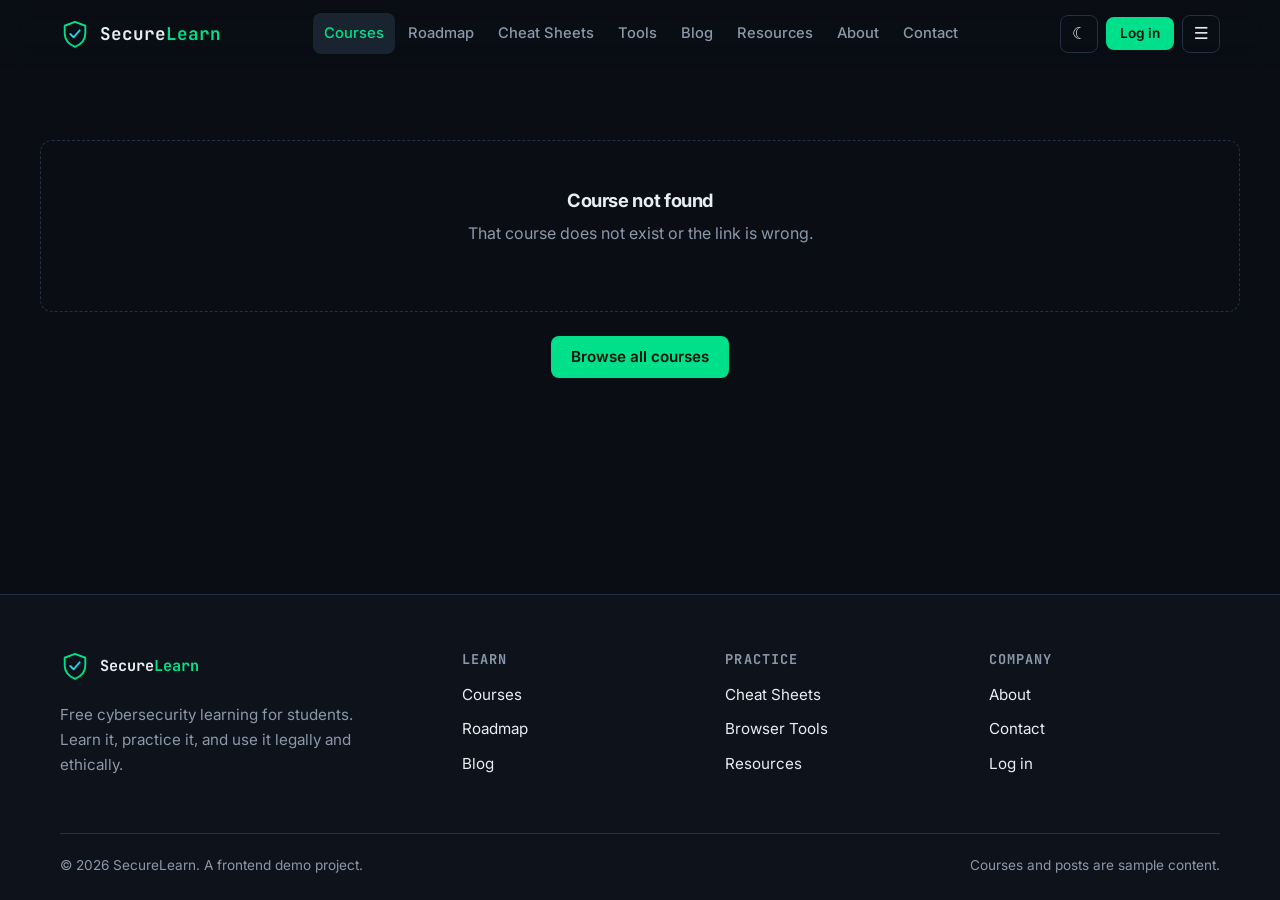
<file: course-details.html>
<!DOCTYPE html>
<html lang="en">
<head>
  <meta charset="UTF-8">
  <meta name="viewport" content="width=device-width, initial-scale=1">
  <title>Course Details | SecureLearn</title>
  <meta name="description" content="See what you will learn, the full curriculum and requirements for this SecureLearn course.">
  <link rel="icon" href="assets/favicon.svg" type="image/svg+xml">
  <link rel="preconnect" href="https://fonts.googleapis.com">
  <link rel="preconnect" href="https://fonts.gstatic.com" crossorigin>
  <link href="https://fonts.googleapis.com/css2?family=Inter:wght@400;500;600;700&family=JetBrains+Mono:wght@400;600;700&display=swap" rel="stylesheet">
  <link rel="stylesheet" href="css/base.css">
  <link rel="stylesheet" href="css/layout.css">
  <link rel="stylesheet" href="css/components.css">
  <link rel="stylesheet" href="css/pages.css">
  <link rel="stylesheet" href="css/utilities.css">
  <script src="js/theme-init.js"></script>
</head>
<body data-page="course-details" data-nav="courses">
  <a class="skip-link" href="#main">Skip to content</a>
  <div id="site-header"></div>

  <main id="main">
    <div id="course-root">
      <section class="page-hero">
        <div class="container">
          <ol class="breadcrumbs">
            <li><a href="index.html">Home</a></li>
            <li><a href="courses.html">Courses</a></li>
            <li id="course-crumb">Course</li>
          </ol>
          <div class="row mb-2" id="course-badges"></div>
          <h1 id="course-title">Loading...</h1>
          <p class="lead" id="course-summary"></p>
        </div>
      </section>

      <section class="section">
        <div class="container detail-layout">
          <div>
            <div class="detail-block">
              <h2>About this course</h2>
              <p class="muted" id="course-description"></p>
            </div>

            <div class="detail-block">
              <h2>What you will learn</h2>
              <ul class="check-list" id="course-outcomes"></ul>
            </div>

            <div class="detail-block">
              <h2>Curriculum</h2>
              <div class="accordion" id="course-curriculum"></div>
            </div>

            <div class="detail-block">
              <h2>Requirements</h2>
              <ul class="check-list" id="course-requirements"></ul>
            </div>
          </div>

          <aside class="detail-side">
            <div class="card">
              <h3 class="mt-0">Course details</h3>
              <ul class="facts" id="course-facts"></ul>
              <button class="btn btn-primary btn-block" id="enroll-btn" type="button">Enroll for free</button>
              <p class="field-hint mt-2 mb-0">Demo only. Enrollment is saved in this browser.</p>
            </div>
          </aside>
        </div>
      </section>

      <section class="section section-alt">
        <div class="container">
          <div class="section-head">
            <p class="eyebrow">// keep going</p>
            <h2>Related courses</h2>
          </div>
          <div class="grid grid-3" id="related-courses"></div>
        </div>
      </section>
    </div>
  </main>

  <div id="site-footer"></div>

  <script src="js/data.js"></script>
  <script src="js/layout.js"></script>
  <script src="js/main.js"></script>
  <script src="js/render.js"></script>
  <script src="js/pages/course-details.js"></script>
</body>
</html>
</file>
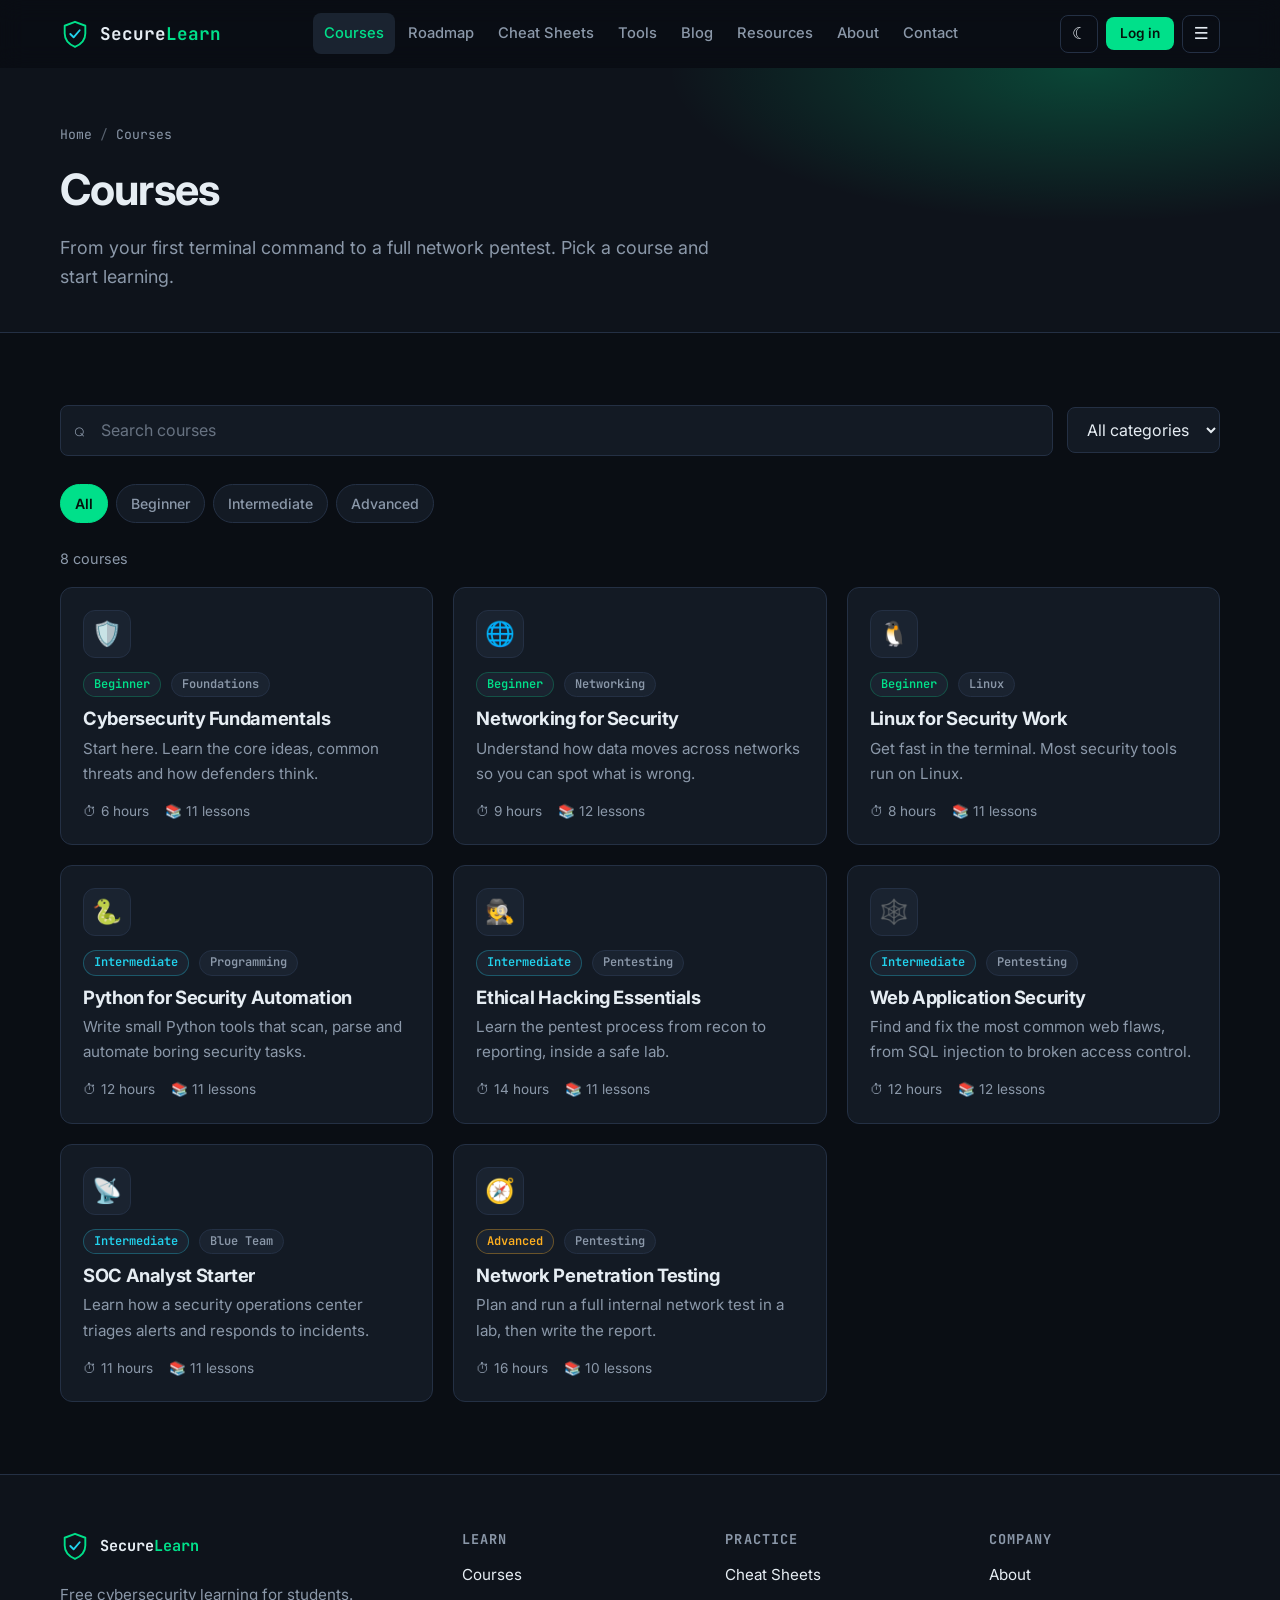
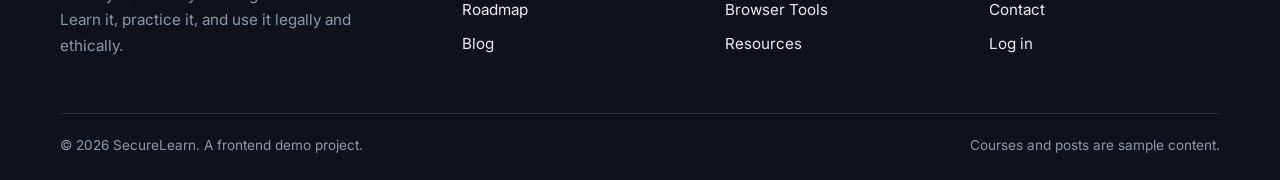
<file: courses.html>
<!DOCTYPE html>
<html lang="en">
<head>
  <meta charset="UTF-8">
  <meta name="viewport" content="width=device-width, initial-scale=1">
  <title>Courses | SecureLearn</title>
  <meta name="description" content="Browse free cybersecurity courses from beginner basics to advanced network penetration testing.">
  <link rel="icon" href="assets/favicon.svg" type="image/svg+xml">
  <link rel="preconnect" href="https://fonts.googleapis.com">
  <link rel="preconnect" href="https://fonts.gstatic.com" crossorigin>
  <link href="https://fonts.googleapis.com/css2?family=Inter:wght@400;500;600;700&family=JetBrains+Mono:wght@400;600;700&display=swap" rel="stylesheet">
  <link rel="stylesheet" href="css/base.css">
  <link rel="stylesheet" href="css/layout.css">
  <link rel="stylesheet" href="css/components.css">
  <link rel="stylesheet" href="css/pages.css">
  <link rel="stylesheet" href="css/utilities.css">
  <script src="js/theme-init.js"></script>
</head>
<body data-page="courses">
  <a class="skip-link" href="#main">Skip to content</a>
  <div id="site-header"></div>

  <main id="main">
    <section class="page-hero">
      <div class="container">
        <ol class="breadcrumbs">
          <li><a href="index.html">Home</a></li>
          <li>Courses</li>
        </ol>
        <h1>Courses</h1>
        <p class="lead">From your first terminal command to a full network pentest. Pick a course and start learning.</p>
      </div>
    </section>

    <section class="section">
      <div class="container">
        <div class="toolbar">
          <div class="search-box">
            <label class="sr-only" for="course-search">Search courses</label>
            <input class="input" id="course-search" type="search" placeholder="Search courses">
          </div>
          <div>
            <label class="sr-only" for="category-select">Category</label>
            <select class="select" id="category-select"></select>
          </div>
        </div>
        <div class="chip-row" id="level-filters" role="group" aria-label="Filter by level"></div>

        <p class="result-count mt-3" id="result-count" aria-live="polite"></p>
        <div class="grid grid-3" id="course-grid"></div>
      </div>
    </section>
  </main>

  <div id="site-footer"></div>

  <script src="js/data.js"></script>
  <script src="js/layout.js"></script>
  <script src="js/main.js"></script>
  <script src="js/render.js"></script>
  <script src="js/pages/courses.js"></script>
</body>
</html>
</file>
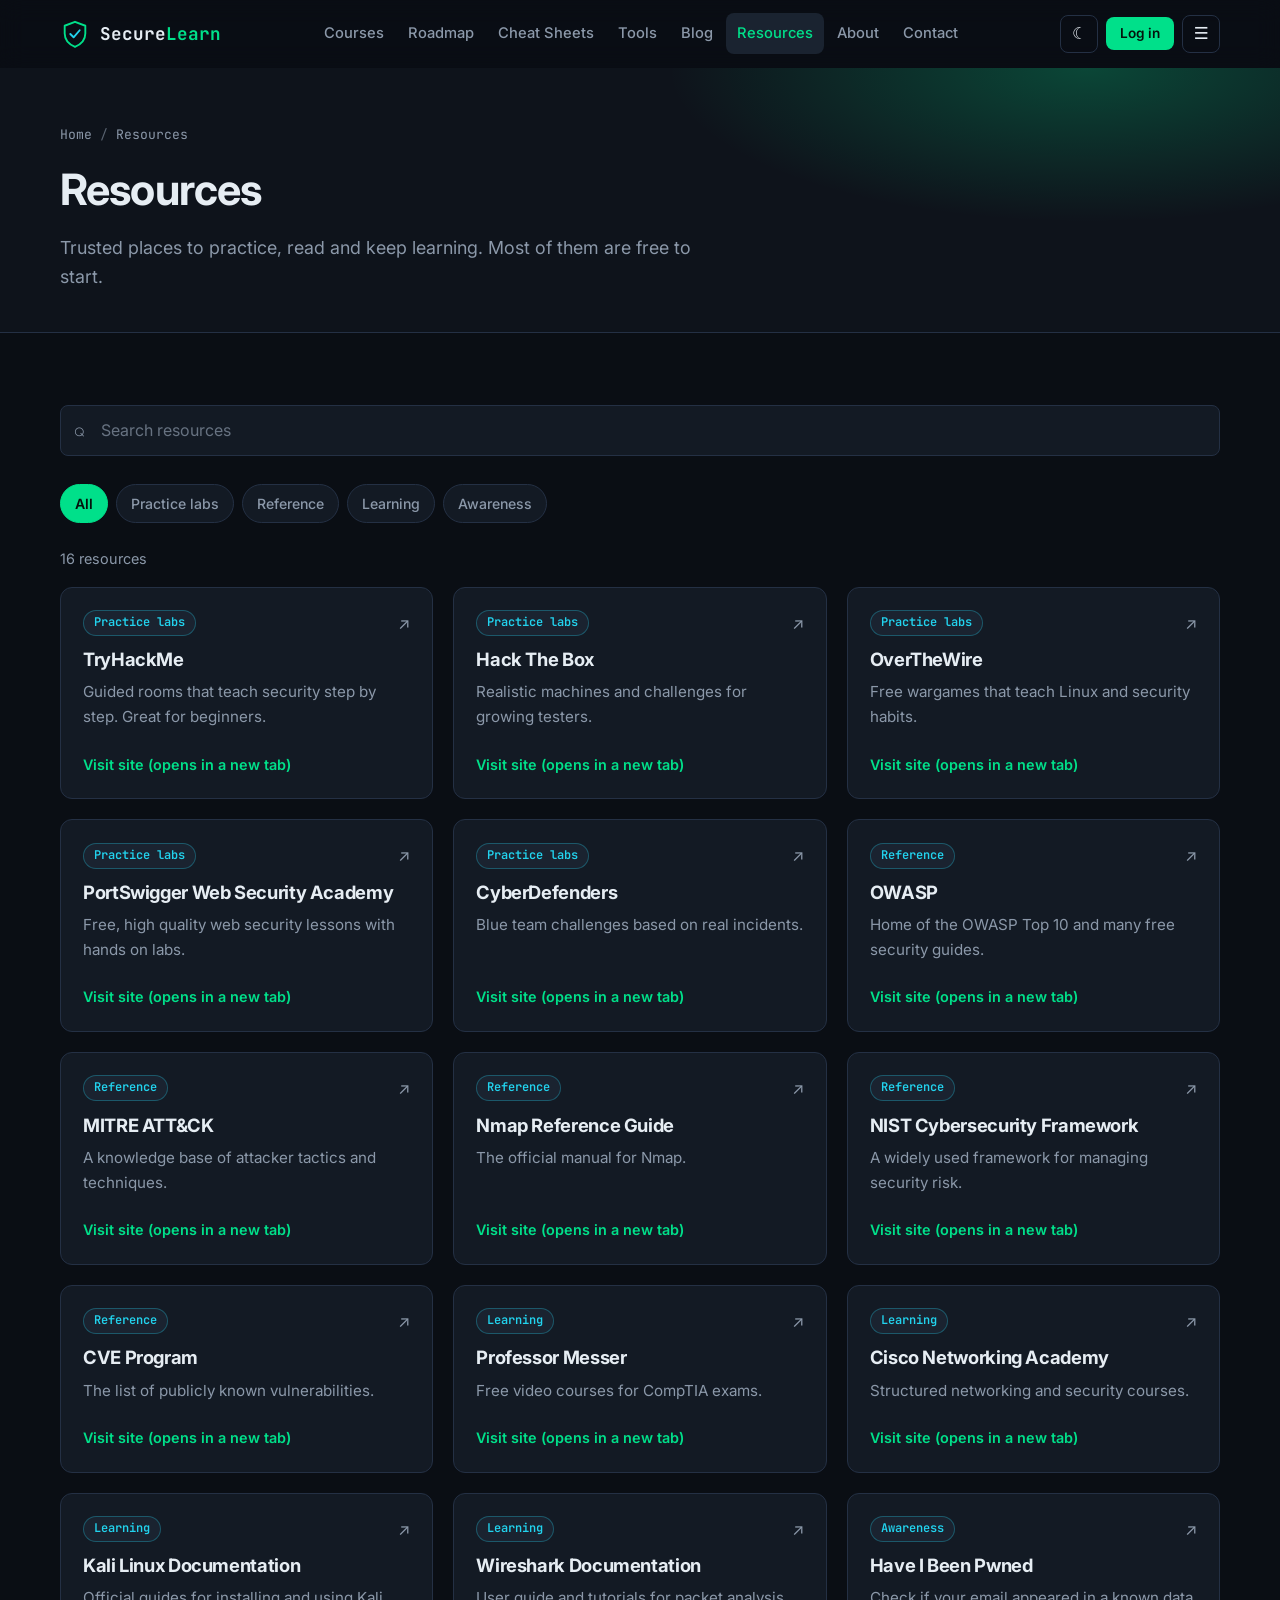
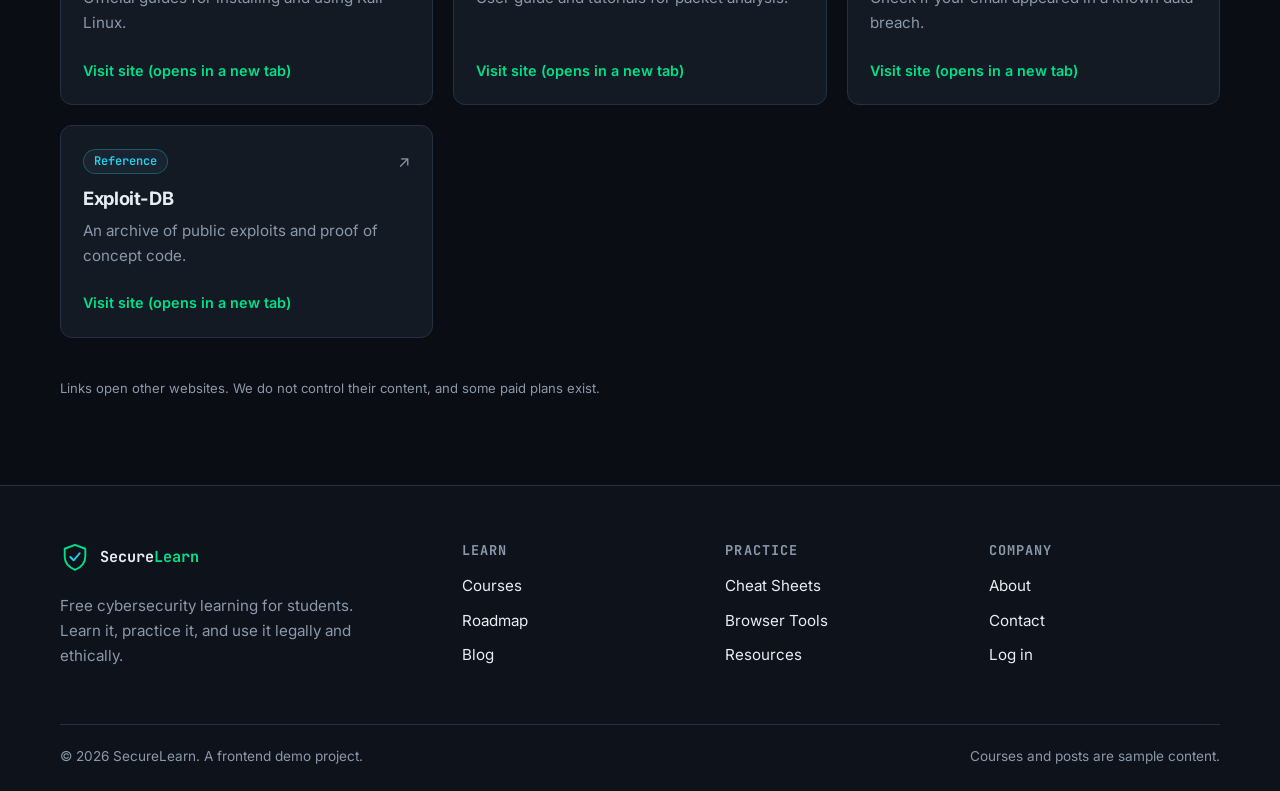
<file: resources.html>
<!DOCTYPE html>
<html lang="en">
<head>
  <meta charset="UTF-8">
  <meta name="viewport" content="width=device-width, initial-scale=1">
  <title>Resources | SecureLearn</title>
  <meta name="description" content="A hand picked list of practice labs, references and learning sites for cybersecurity students.">
  <link rel="icon" href="assets/favicon.svg" type="image/svg+xml">
  <link rel="preconnect" href="https://fonts.googleapis.com">
  <link rel="preconnect" href="https://fonts.gstatic.com" crossorigin>
  <link href="https://fonts.googleapis.com/css2?family=Inter:wght@400;500;600;700&family=JetBrains+Mono:wght@400;600;700&display=swap" rel="stylesheet">
  <link rel="stylesheet" href="css/base.css">
  <link rel="stylesheet" href="css/layout.css">
  <link rel="stylesheet" href="css/components.css">
  <link rel="stylesheet" href="css/pages.css">
  <link rel="stylesheet" href="css/utilities.css">
  <script src="js/theme-init.js"></script>
</head>
<body data-page="resources">
  <a class="skip-link" href="#main">Skip to content</a>
  <div id="site-header"></div>

  <main id="main">
    <section class="page-hero">
      <div class="container">
        <ol class="breadcrumbs">
          <li><a href="index.html">Home</a></li>
          <li>Resources</li>
        </ol>
        <h1>Resources</h1>
        <p class="lead">Trusted places to practice, read and keep learning. Most of them are free to start.</p>
      </div>
    </section>

    <section class="section">
      <div class="container">
        <div class="toolbar">
          <div class="search-box">
            <label class="sr-only" for="resource-search">Search resources</label>
            <input class="input" id="resource-search" type="search" placeholder="Search resources">
          </div>
        </div>
        <div class="chip-row" id="type-chips" role="group" aria-label="Filter by type"></div>

        <p class="result-count mt-3" id="result-count" aria-live="polite"></p>
        <div class="grid grid-3" id="resource-grid"></div>

        <p class="field-hint mt-4">Links open other websites. We do not control their content, and some paid plans exist.</p>
      </div>
    </section>
  </main>

  <div id="site-footer"></div>

  <script src="js/data.js"></script>
  <script src="js/layout.js"></script>
  <script src="js/main.js"></script>
  <script src="js/render.js"></script>
  <script src="js/pages/resources.js"></script>
</body>
</html>
</file>
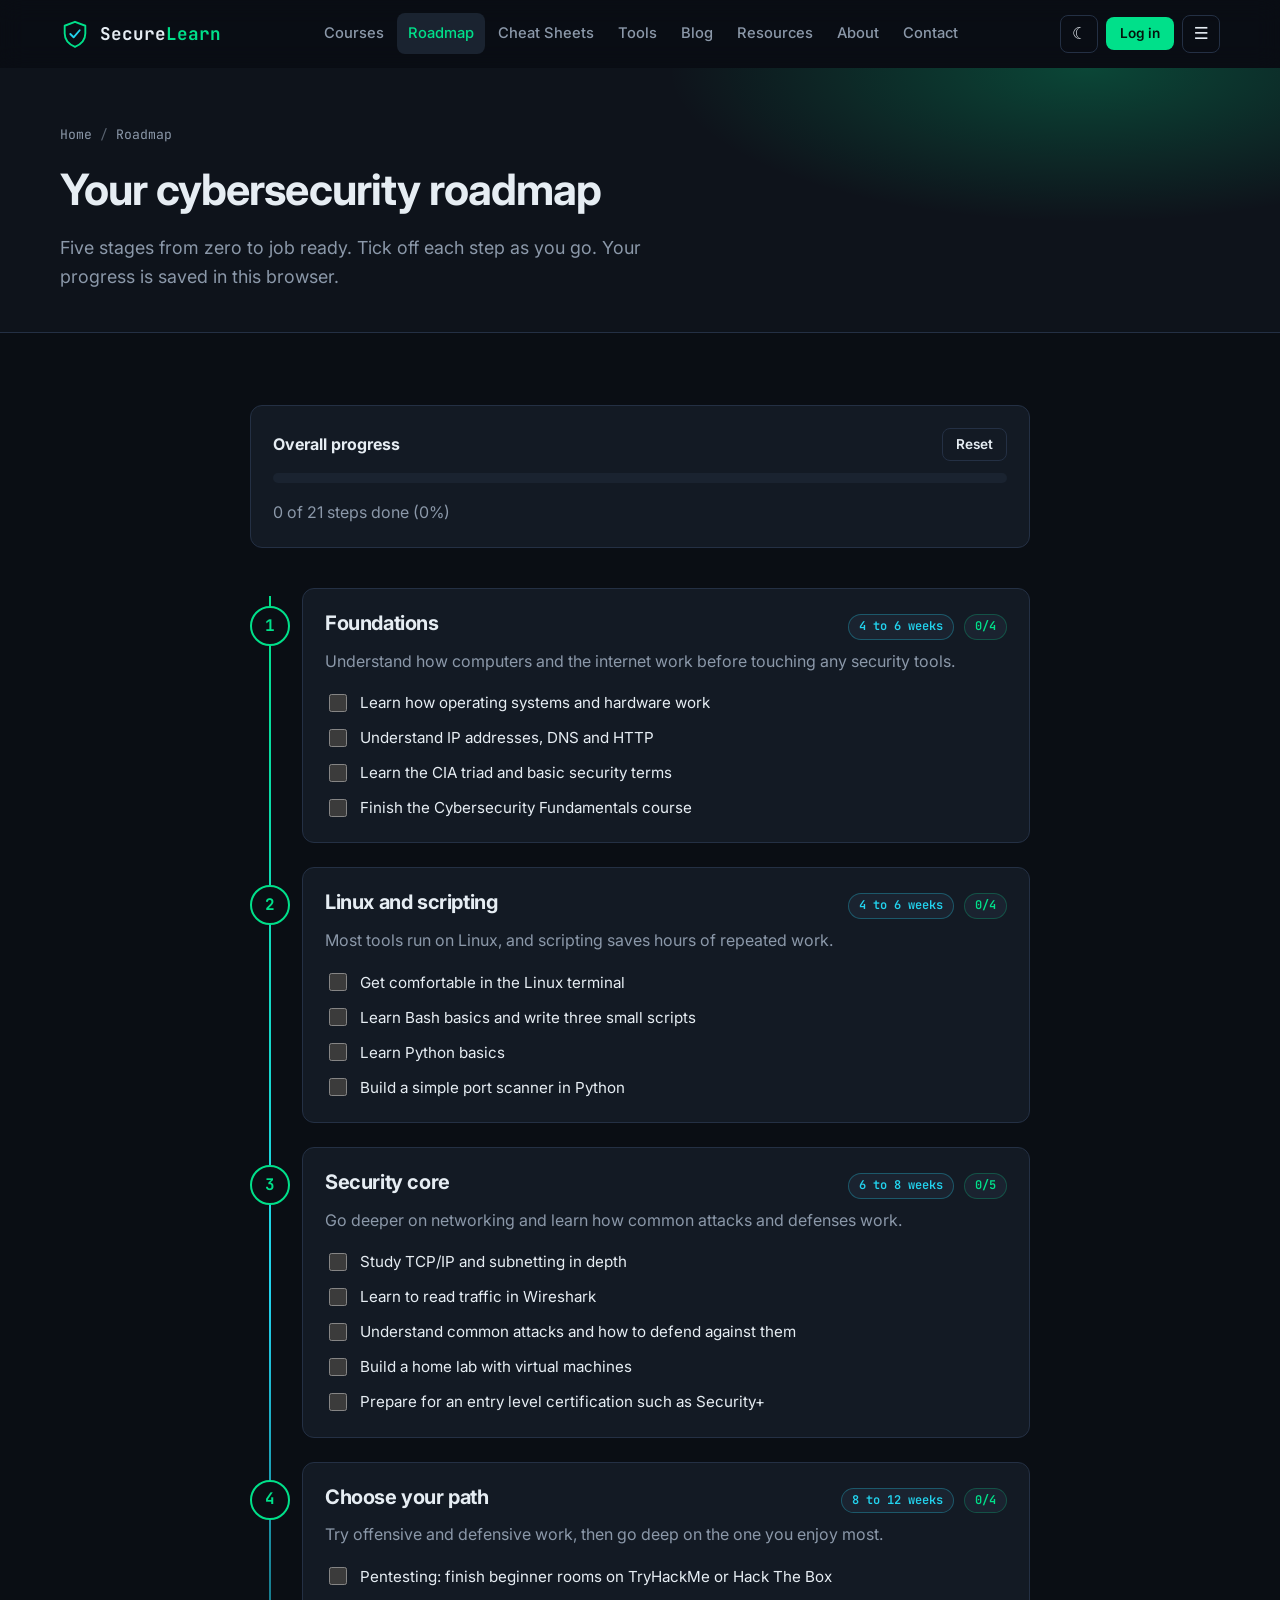
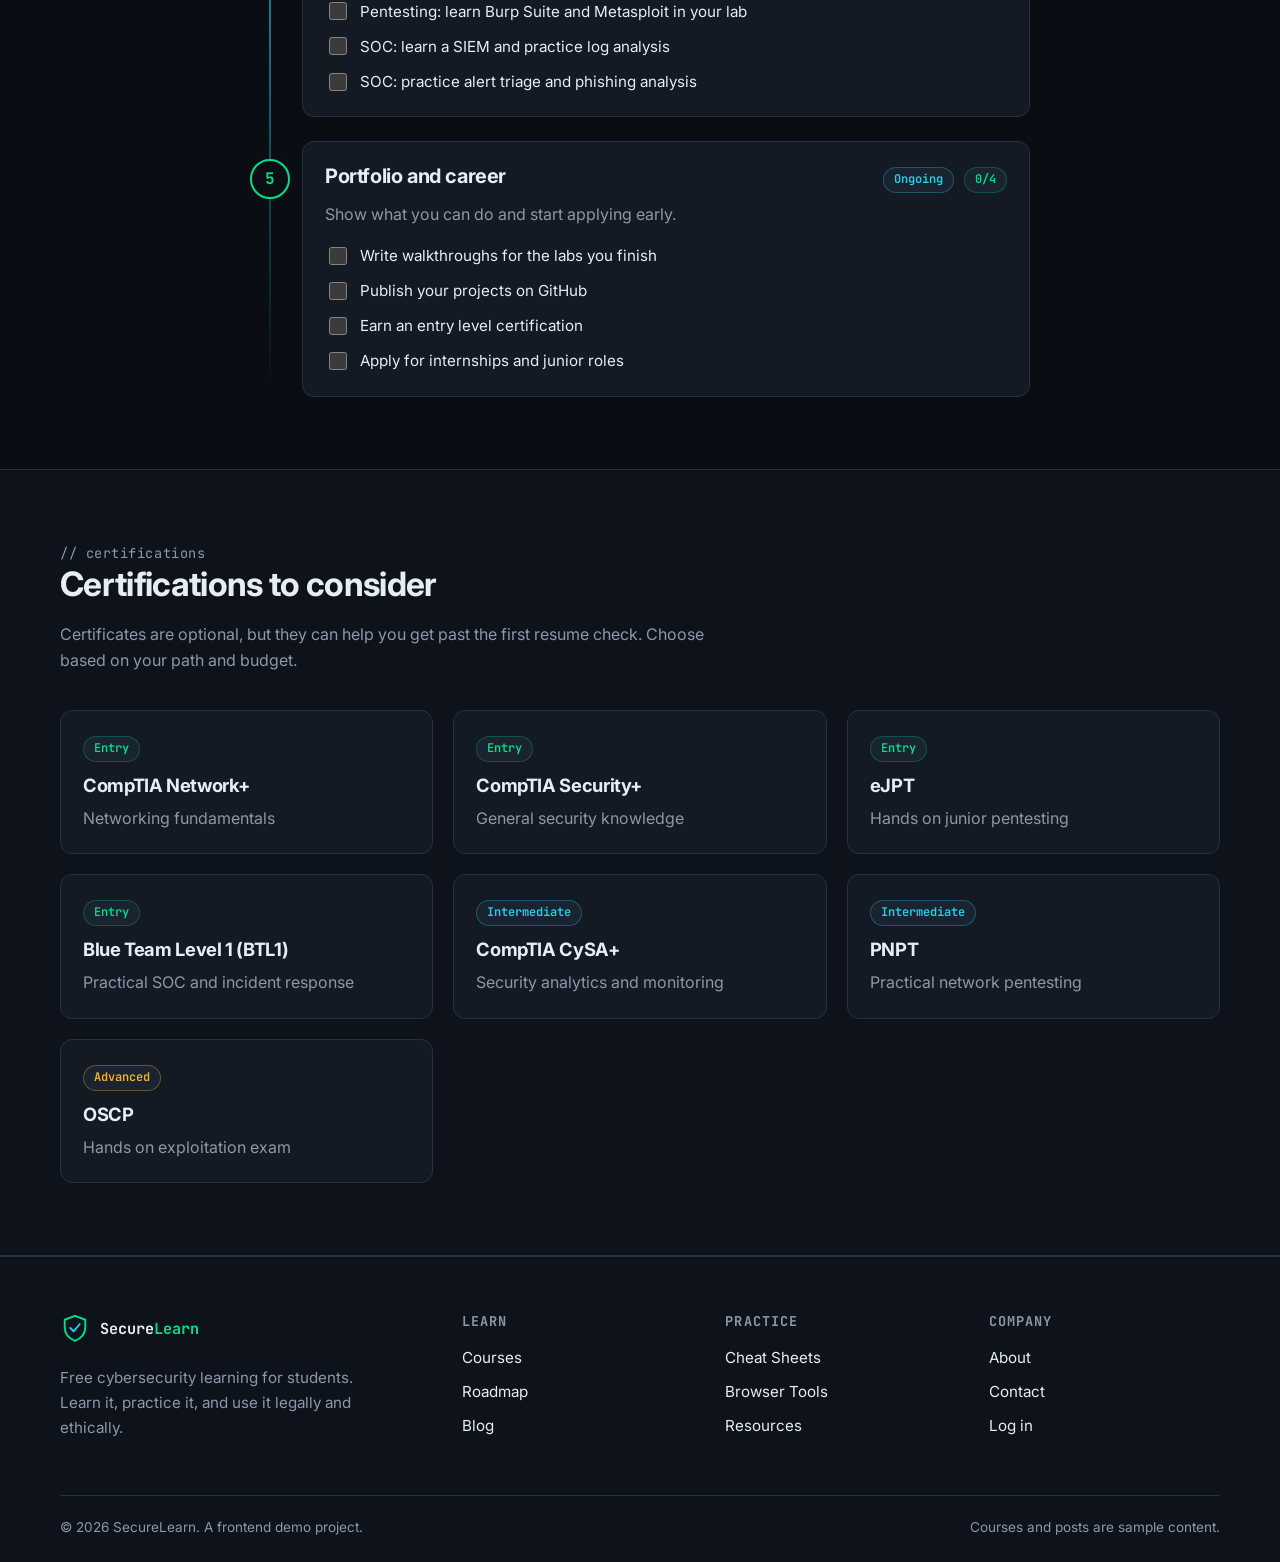
<file: roadmap.html>
<!DOCTYPE html>
<html lang="en">
<head>
  <meta charset="UTF-8">
  <meta name="viewport" content="width=device-width, initial-scale=1">
  <title>Learning Roadmap | SecureLearn</title>
  <meta name="description" content="A step by step cybersecurity roadmap from foundations to pentesting or SOC work, with a progress tracker and certification guide.">
  <link rel="icon" href="assets/favicon.svg" type="image/svg+xml">
  <link rel="preconnect" href="https://fonts.googleapis.com">
  <link rel="preconnect" href="https://fonts.gstatic.com" crossorigin>
  <link href="https://fonts.googleapis.com/css2?family=Inter:wght@400;500;600;700&family=JetBrains+Mono:wght@400;600;700&display=swap" rel="stylesheet">
  <link rel="stylesheet" href="css/base.css">
  <link rel="stylesheet" href="css/layout.css">
  <link rel="stylesheet" href="css/components.css">
  <link rel="stylesheet" href="css/pages.css">
  <link rel="stylesheet" href="css/utilities.css">
  <script src="js/theme-init.js"></script>
</head>
<body data-page="roadmap">
  <a class="skip-link" href="#main">Skip to content</a>
  <div id="site-header"></div>

  <main id="main">
    <section class="page-hero">
      <div class="container">
        <ol class="breadcrumbs">
          <li><a href="index.html">Home</a></li>
          <li>Roadmap</li>
        </ol>
        <h1>Your cybersecurity roadmap</h1>
        <p class="lead">Five stages from zero to job ready. Tick off each step as you go. Your progress is saved in this browser.</p>
      </div>
    </section>

    <section class="section">
      <div class="container container-narrow">
        <div class="overall">
          <div class="row between">
            <strong>Overall progress</strong>
            <button class="btn btn-ghost btn-sm" id="reset-progress" type="button">Reset</button>
          </div>
          <div class="progress" id="overall-progress" role="progressbar" aria-label="Overall roadmap progress" aria-valuemin="0" aria-valuemax="100" aria-valuenow="0">
            <div class="progress-bar" id="overall-bar"></div>
          </div>
          <p class="muted mt-2 mb-0" id="overall-text" aria-live="polite"></p>
        </div>

        <div class="timeline" id="timeline"></div>
      </div>
    </section>

    <section class="section section-alt">
      <div class="container">
        <div class="section-head">
          <p class="eyebrow">// certifications</p>
          <h2>Certifications to consider</h2>
          <p>Certificates are optional, but they can help you get past the first resume check. Choose based on your path and budget.</p>
        </div>
        <div class="grid grid-3" id="cert-grid"></div>
      </div>
    </section>
  </main>

  <div id="site-footer"></div>

  <script src="js/data.js"></script>
  <script src="js/layout.js"></script>
  <script src="js/main.js"></script>
  <script src="js/render.js"></script>
  <script src="js/pages/roadmap.js"></script>
</body>
</html>
</file>
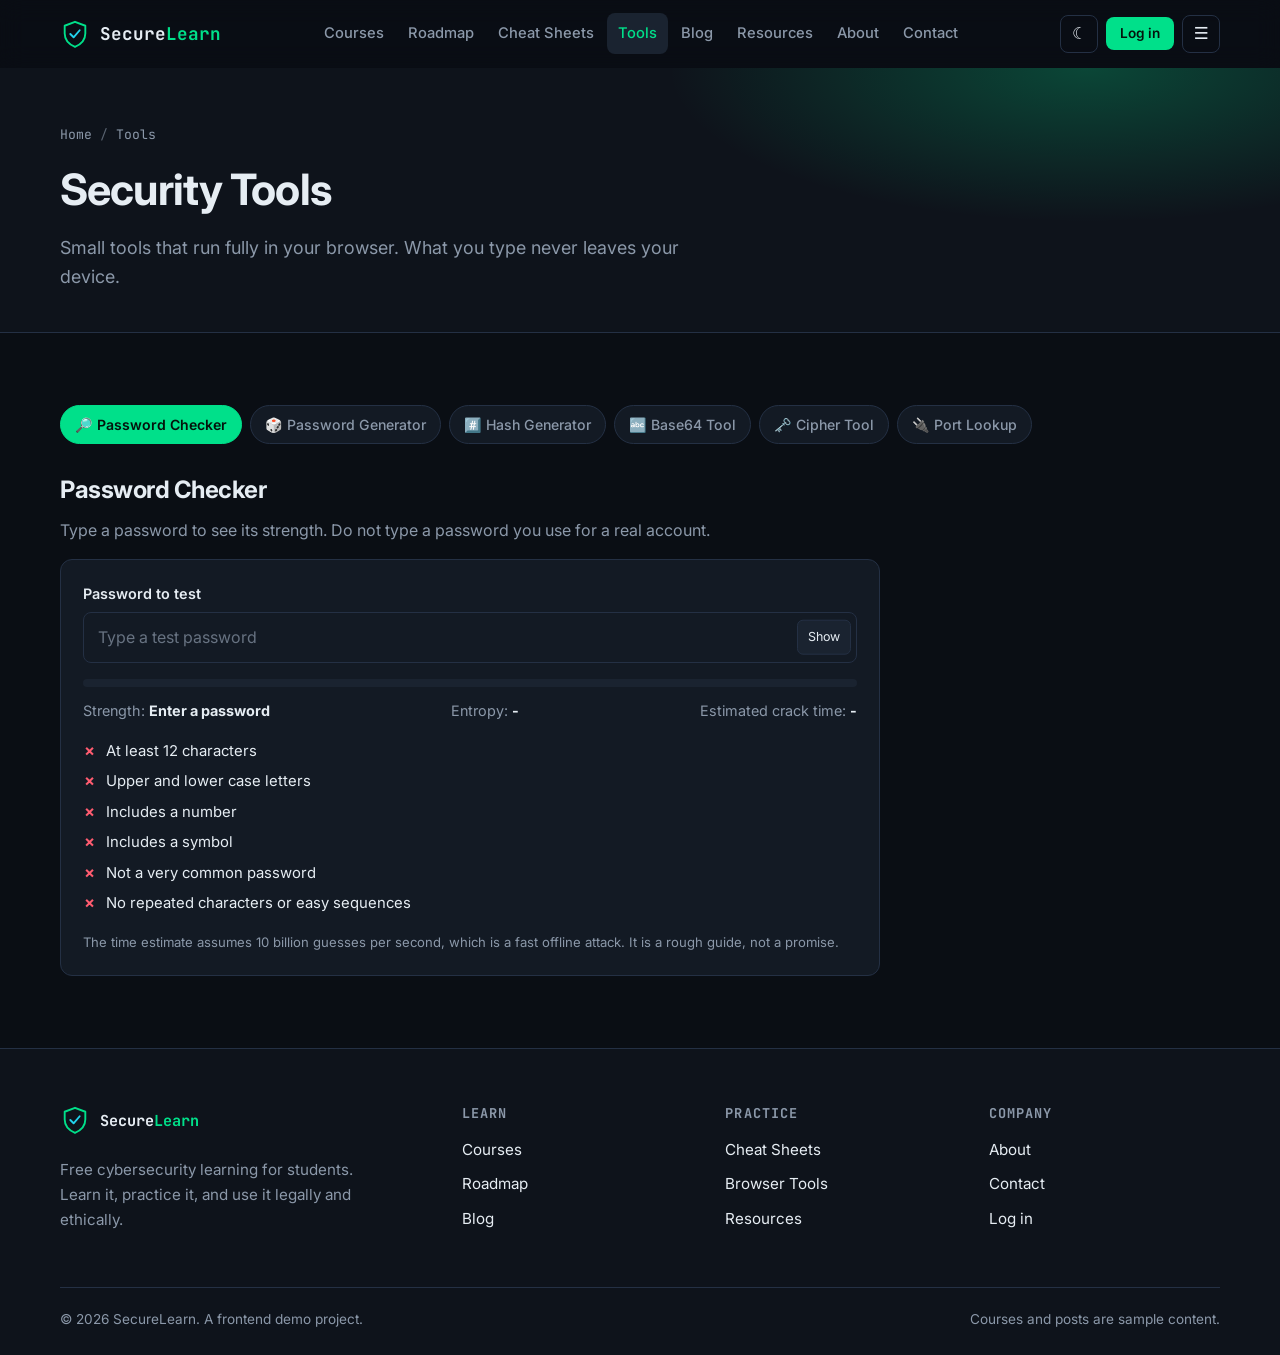
<file: tools.html>
<!DOCTYPE html>
<html lang="en">
<head>
  <meta charset="UTF-8">
  <meta name="viewport" content="width=device-width, initial-scale=1">
  <title>Security Tools | SecureLearn</title>
  <meta name="description" content="Free security tools that run in your browser: password checker, password generator, hash generator, Base64, ciphers and port lookup.">
  <link rel="icon" href="assets/favicon.svg" type="image/svg+xml">
  <link rel="preconnect" href="https://fonts.googleapis.com">
  <link rel="preconnect" href="https://fonts.gstatic.com" crossorigin>
  <link href="https://fonts.googleapis.com/css2?family=Inter:wght@400;500;600;700&family=JetBrains+Mono:wght@400;600;700&display=swap" rel="stylesheet">
  <link rel="stylesheet" href="css/base.css">
  <link rel="stylesheet" href="css/layout.css">
  <link rel="stylesheet" href="css/components.css">
  <link rel="stylesheet" href="css/pages.css">
  <link rel="stylesheet" href="css/utilities.css">
  <script src="js/theme-init.js"></script>
</head>
<body data-page="tools">
  <a class="skip-link" href="#main">Skip to content</a>
  <div id="site-header"></div>

  <main id="main">
    <section class="page-hero">
      <div class="container">
        <ol class="breadcrumbs">
          <li><a href="index.html">Home</a></li>
          <li>Tools</li>
        </ol>
        <h1>Security Tools</h1>
        <p class="lead">Small tools that run fully in your browser. What you type never leaves your device.</p>
      </div>
    </section>

    <section class="section">
      <div class="container">
        <div class="chip-row mb-4" id="tool-tabs" role="group" aria-label="Choose a tool"></div>

        <!-- 1. Password checker -->
        <div class="tool-panel" id="tool-password-checker">
          <h2>Password Checker</h2>
          <p class="muted">Type a password to see its strength. Do not type a password you use for a real account.</p>
          <div class="card">
            <div class="field">
              <label for="pw-input">Password to test</label>
              <div class="input-group">
                <input class="input" id="pw-input" type="password" autocomplete="off" spellcheck="false" placeholder="Type a test password">
                <button class="toggle-btn" type="button" data-toggle-password="pw-input" aria-pressed="false">Show</button>
              </div>
            </div>
            <div class="meter" aria-hidden="true"><div class="meter-bar" id="pw-bar"></div></div>
            <div class="stat-line" aria-live="polite">
              <span>Strength: <strong id="pw-label">Enter a password</strong></span>
              <span>Entropy: <strong id="pw-bits">-</strong></span>
              <span>Estimated crack time: <strong id="pw-time">-</strong></span>
            </div>
            <ul class="check-results" id="pw-checks"></ul>
            <p class="field-hint mt-2 mb-0">The time estimate assumes 10 billion guesses per second, which is a fast offline attack. It is a rough guide, not a promise.</p>
          </div>
        </div>

        <!-- 2. Password generator -->
        <div class="tool-panel" id="tool-password-generator" hidden>
          <h2>Password Generator</h2>
          <p class="muted">Uses your browser's secure random number generator.</p>
          <div class="card">
            <div class="output-box">
              <code id="gen-output" aria-live="polite"></code>
              <button class="btn btn-ghost btn-sm" id="gen-copy" type="button">Copy</button>
            </div>
            <p class="field-hint mt-2 mb-0" id="gen-info"></p>

            <div class="field mt-3">
              <label for="gen-length">Length</label>
              <div class="range-row">
                <input id="gen-length" type="range" min="8" max="64" value="16">
                <output id="gen-length-out" for="gen-length">16</output>
              </div>
            </div>

            <div class="option-grid">
              <label class="check"><input type="checkbox" id="gen-upper" checked> Uppercase (A-Z)</label>
              <label class="check"><input type="checkbox" id="gen-lower" checked> Lowercase (a-z)</label>
              <label class="check"><input type="checkbox" id="gen-digits" checked> Numbers (0-9)</label>
              <label class="check"><input type="checkbox" id="gen-symbols" checked> Symbols (!@#$)</label>
              <label class="check"><input type="checkbox" id="gen-ambiguous"> Skip look-alike characters</label>
            </div>
            <button class="btn btn-primary" id="gen-new" type="button">Generate new password</button>
          </div>
        </div>

        <!-- 3. Hash generator -->
        <div class="tool-panel" id="tool-hash-generator" hidden>
          <h2>Hash Generator</h2>
          <p class="muted">Get SHA hashes of text or a file. Compare a file hash with the one a website publishes to check a download.</p>
          <div class="card">
            <div class="field">
              <label for="hash-text">Text</label>
              <textarea class="textarea" id="hash-text" placeholder="Type or paste text"></textarea>
            </div>
            <div class="field">
              <label for="hash-file">Or choose a file (up to 100 MB)</label>
              <input class="input" id="hash-file" type="file">
            </div>
            <p class="field-hint" id="hash-status" aria-live="polite">Type some text or choose a file.</p>
            <div id="hash-results"></div>
            <p class="field-hint mb-0">MD5 is left out on purpose. It is broken for security use. SHA-1 is shown only for comparing old checksums.</p>
          </div>
        </div>

        <!-- 4. Base64 -->
        <div class="tool-panel" id="tool-base64" hidden>
          <h2>Base64 Tool</h2>
          <p class="muted">Base64 is encoding, not encryption. Anyone can decode it.</p>
          <div class="card">
            <div class="field">
              <label for="b64-input">Input</label>
              <textarea class="textarea" id="b64-input" placeholder="Text to encode, or Base64 to decode"></textarea>
            </div>
            <div class="row mb-2">
              <button class="btn btn-primary" id="b64-encode" type="button">Encode</button>
              <button class="btn btn-ghost" id="b64-decode" type="button">Decode</button>
            </div>
            <p class="field-error" id="b64-error" role="alert"></p>
            <div class="field">
              <label for="b64-output">Result</label>
              <textarea class="textarea" id="b64-output" readonly></textarea>
            </div>
            <button class="btn btn-ghost btn-sm" id="b64-copy" type="button">Copy result</button>
          </div>
        </div>

        <!-- 5. Ciphers -->
        <div class="tool-panel" id="tool-ciphers" hidden>
          <h2>Cipher Tool</h2>
          <p class="muted">Classic ciphers are not secure today, but they are a great way to learn how encryption works.</p>
          <div class="card">
            <div class="split">
              <div class="field">
                <label for="cipher-type">Cipher</label>
                <select class="select" id="cipher-type">
                  <option value="caesar">Caesar</option>
                  <option value="vigenere">Vigenere</option>
                </select>
              </div>
              <div class="field">
                <label for="cipher-mode">Mode</label>
                <select class="select" id="cipher-mode">
                  <option value="encrypt">Encrypt</option>
                  <option value="decrypt">Decrypt</option>
                </select>
              </div>
            </div>
            <div class="field" id="caesar-field">
              <label for="caesar-shift">Shift (1 to 25, use 13 for ROT13)</label>
              <input class="input" id="caesar-shift" type="number" min="1" max="25" value="3">
            </div>
            <div class="field" id="vigenere-field" hidden>
              <label for="vigenere-key">Keyword (letters only)</label>
              <input class="input" id="vigenere-key" type="text" value="KEY" autocomplete="off">
            </div>
            <div class="field">
              <label for="cipher-input">Text</label>
              <textarea class="textarea" id="cipher-input" placeholder="Type your message">HELLO WORLD</textarea>
            </div>
            <p class="field-error" id="cipher-error" role="alert"></p>
            <div class="field">
              <label for="cipher-output">Result</label>
              <textarea class="textarea" id="cipher-output" readonly></textarea>
            </div>
            <button class="btn btn-ghost btn-sm" id="cipher-copy" type="button">Copy result</button>
          </div>
        </div>

        <!-- 6. Port lookup -->
        <div class="tool-panel is-wide" id="tool-port-lookup" hidden>
          <h2>Port Lookup</h2>
          <p class="muted">Search by port number, service or protocol, for example 443, ssh or udp.</p>
          <div class="toolbar">
            <div class="search-box">
              <label class="sr-only" for="port-search">Search ports</label>
              <input class="input" id="port-search" type="search" placeholder="Search ports">
            </div>
            <span class="muted" id="port-count" aria-live="polite"></span>
          </div>
          <div class="table-wrap">
            <table class="table">
              <thead>
                <tr><th scope="col">Port</th><th scope="col">Protocol</th><th scope="col">Service</th><th scope="col">Notes</th></tr>
              </thead>
              <tbody id="port-rows"></tbody>
            </table>
          </div>
        </div>
      </div>
    </section>
  </main>

  <div id="site-footer"></div>

  <script src="js/data.js"></script>
  <script src="js/layout.js"></script>
  <script src="js/main.js"></script>
  <script src="js/render.js"></script>
  <script src="js/password.js"></script>
  <script src="js/pages/tools.js"></script>
</body>
</html>
</file>
<file: css/base.css>
/* ==========================================================================
   base.css
   Design tokens, reset, typography and small utilities.
   Change colors and spacing here and the whole site updates.
   ========================================================================== */

:root {
  --bg: #0a0e14;
  --bg-alt: #0e131b;
  --surface: #131a24;
  --surface-2: #1a2330;
  --border: #243044;
  --text: #e6edf3;
  --text-muted: #8b98a9;
  --accent: #00e08a;
  --accent-text: #00e08a;
  --accent-2: #22d3ee;
  --accent-glow: rgba(0, 224, 138, 0.25);
  --on-accent: #04130c;
  --danger: #ff5c70;
  --warn: #ffb020;
  --header-bg: rgba(10, 14, 20, 0.85);
  --shadow: 0 10px 30px rgba(0, 0, 0, 0.35);

  --radius: 12px;
  --radius-sm: 8px;
  --header-h: 68px;
  --transition: 0.2s ease;

  --font-sans: "Inter", system-ui, -apple-system, "Segoe UI", Roboto, sans-serif;
  --font-mono: "JetBrains Mono", ui-monospace, SFMono-Regular, Menlo, Consolas, monospace;

  color-scheme: dark;
}

[data-theme="light"] {
  --bg: #f6f8fb;
  --bg-alt: #eef2f7;
  --surface: #ffffff;
  --surface-2: #f1f5f9;
  --border: #d8e0ea;
  --text: #0f172a;
  --text-muted: #526071;
  --accent: #00a86b;
  --accent-text: #007a4d;
  --accent-2: #0891b2;
  --accent-glow: rgba(0, 168, 107, 0.2);
  --danger: #e11d48;
  --warn: #b45309;
  --header-bg: rgba(246, 248, 251, 0.88);
  --shadow: 0 10px 30px rgba(15, 23, 42, 0.08);

  color-scheme: light;
}

/* ---------- Reset ---------- */
*,
*::before,
*::after {
  box-sizing: border-box;
}

html {
  scroll-behavior: smooth;
  -webkit-text-size-adjust: 100%;
}

body {
  margin: 0;
  min-height: 100vh;
  display: flex;
  flex-direction: column;
  background: var(--bg);
  color: var(--text);
  font-family: var(--font-sans);
  font-size: 16px;
  line-height: 1.65;
  -webkit-font-smoothing: antialiased;
}

main {
  flex: 1;
}

img,
svg {
  display: block;
  max-width: 100%;
}

a {
  color: var(--accent-text);
  text-decoration: none;
}

a:hover {
  text-decoration: underline;
}

button,
input,
select,
textarea {
  font: inherit;
  color: inherit;
}

ul,
ol {
  padding-left: 1.2rem;
}

/* ---------- Typography ---------- */
h1,
h2,
h3,
h4 {
  margin: 0 0 0.5em;
  line-height: 1.2;
  letter-spacing: -0.02em;
  font-weight: 700;
}

h1 {
  font-size: clamp(2rem, 5vw, 3.4rem);
}

h2 {
  font-size: clamp(1.5rem, 3vw, 2.1rem);
}

h3 {
  font-size: 1.15rem;
}

p {
  margin: 0 0 1em;
}

code,
kbd,
pre {
  font-family: var(--font-mono);
}

code {
  background: var(--surface-2);
  border-radius: 6px;
  padding: 0.12em 0.4em;
  font-size: 0.9em;
}

pre {
  margin: 0;
}

::selection {
  background: var(--accent);
  color: var(--on-accent);
}

:focus-visible {
  outline: 2px solid var(--accent-2);
  outline-offset: 2px;
}

/* ---------- Utilities ---------- */
.muted {
  color: var(--text-muted);
}

.mono {
  font-family: var(--font-mono);
}

.text-gradient {
  background: linear-gradient(90deg, var(--accent), var(--accent-2));
  -webkit-background-clip: text;
  background-clip: text;
  color: transparent;
}

.sr-only {
  position: absolute;
  width: 1px;
  height: 1px;
  padding: 0;
  margin: -1px;
  overflow: hidden;
  clip: rect(0, 0, 0, 0);
  white-space: nowrap;
  border: 0;
}

.skip-link {
  position: absolute;
  left: 12px;
  top: -60px;
  z-index: 200;
  background: var(--accent);
  color: var(--on-accent);
  padding: 10px 16px;
  border-radius: var(--radius-sm);
  font-weight: 600;
}

.skip-link:focus {
  top: 12px;
  text-decoration: none;
}

[hidden] {
  display: none !important;
}

/* Scroll reveal. Only active when JS is running (the "js" class is set in theme-init.js). */
.js .reveal {
  opacity: 0;
  transform: translateY(16px);
  transition: opacity 0.5s ease, transform 0.5s ease;
}

.js .reveal.is-visible {
  opacity: 1;
  transform: none;
}

@media (prefers-reduced-motion: reduce) {
  html {
    scroll-behavior: auto;
  }

  *,
  *::before,
  *::after {
    animation-duration: 0.01ms !important;
    transition-duration: 0.01ms !important;
  }

  .js .reveal {
    opacity: 1;
    transform: none;
  }
}
</file>
<file: css/layout.css>
/* ==========================================================================
   layout.css
   Page structure: container, sections, grids, header, nav, footer.
   ========================================================================== */

.container {
  width: 100%;
  max-width: 1200px;
  margin-inline: auto;
  padding-inline: 20px;
}

.container-narrow {
  max-width: 820px;
}

.section {
  padding: 72px 0;
}

.section-alt {
  background: var(--bg-alt);
  border-block: 1px solid var(--border);
}

.section-head {
  max-width: 660px;
  margin-bottom: 36px;
}

.section-head.center {
  margin-inline: auto;
  text-align: center;
}

.section-head p {
  color: var(--text-muted);
  margin: 0;
}

.eyebrow {
  font-family: var(--font-mono);
  font-size: 0.85rem;
  letter-spacing: 0.04em;
  color: var(--accent-text);
  margin: 0 0 0.6rem;
}

/* ---------- Grids and helpers ---------- */
.grid {
  display: grid;
  gap: 20px;
}

.grid-2 {
  grid-template-columns: repeat(2, minmax(0, 1fr));
}

.grid-3 {
  grid-template-columns: repeat(3, minmax(0, 1fr));
}

.grid-4 {
  grid-template-columns: repeat(4, minmax(0, 1fr));
}

@media (max-width: 960px) {
  .grid-3,
  .grid-4 {
    grid-template-columns: repeat(2, minmax(0, 1fr));
  }
}

@media (max-width: 640px) {
  .grid-2,
  .grid-3,
  .grid-4 {
    grid-template-columns: minmax(0, 1fr);
  }

  .section {
    padding: 52px 0;
  }
}

.row {
  display: flex;
  flex-wrap: wrap;
  align-items: center;
  gap: 10px;
}

.between {
  justify-content: space-between;
}

.center-text {
  text-align: center;
}

/* ---------- Header ---------- */
.site-header {
  position: sticky;
  top: 0;
  z-index: 100;
  height: var(--header-h);
  background: var(--header-bg);
  backdrop-filter: blur(12px);
  -webkit-backdrop-filter: blur(12px);
  border-bottom: 1px solid transparent;
  transition: border-color var(--transition), box-shadow var(--transition);
}

.site-header.is-scrolled {
  border-bottom-color: var(--border);
  box-shadow: 0 6px 20px rgba(0, 0, 0, 0.12);
}

.header-inner {
  height: 100%;
  display: flex;
  align-items: center;
  justify-content: space-between;
  gap: 16px;
}

.brand {
  display: inline-flex;
  align-items: center;
  gap: 10px;
  font-family: var(--font-mono);
  font-weight: 700;
  font-size: 1.1rem;
  color: var(--text);
}

.brand:hover {
  text-decoration: none;
}

.brand-mark {
  width: 30px;
  height: 30px;
  color: var(--accent);
}

.brand-name span {
  color: var(--accent-text);
}

.nav ul {
  display: flex;
  align-items: center;
  gap: 2px;
  list-style: none;
  margin: 0;
  padding: 0;
}

.nav a {
  display: block;
  padding: 8px 11px;
  border-radius: var(--radius-sm);
  color: var(--text-muted);
  font-size: 0.92rem;
  font-weight: 500;
  transition: color var(--transition), background var(--transition);
}

.nav a:hover {
  color: var(--text);
  background: var(--surface-2);
  text-decoration: none;
}

.nav a[aria-current="page"] {
  color: var(--accent-text);
  background: var(--surface-2);
}

.header-actions {
  display: flex;
  align-items: center;
  gap: 8px;
}

.nav-toggle {
  display: none;
}

@media (max-width: 1100px) {
  .nav-toggle {
    display: inline-flex;
  }

  .nav {
    position: fixed;
    top: var(--header-h);
    left: 0;
    right: 0;
    display: none;
    padding: 12px 20px 20px;
    background: var(--bg);
    border-bottom: 1px solid var(--border);
    box-shadow: var(--shadow);
    max-height: calc(100vh - var(--header-h));
    overflow-y: auto;
  }

  .nav.is-open {
    display: block;
  }

  .nav ul {
    flex-direction: column;
    align-items: stretch;
    gap: 4px;
  }

  .nav a {
    padding: 12px;
    font-size: 1rem;
  }
}

@media (max-width: 420px) {
  .header-actions .btn {
    display: none;
  }
}

/* ---------- Inner page header ---------- */
.page-hero {
  padding: 56px 0 40px;
  background:
    radial-gradient(600px 220px at 85% 0%, var(--accent-glow), transparent 70%),
    var(--bg-alt);
  border-bottom: 1px solid var(--border);
}

.page-hero h1 {
  font-size: clamp(1.8rem, 4vw, 2.7rem);
  margin-bottom: 0.4em;
}

.page-hero .lead {
  max-width: 660px;
  margin: 0;
}

.lead {
  font-size: 1.12rem;
  color: var(--text-muted);
}

.breadcrumbs {
  display: flex;
  flex-wrap: wrap;
  gap: 8px;
  list-style: none;
  margin: 0 0 18px;
  padding: 0;
  font-family: var(--font-mono);
  font-size: 0.82rem;
  color: var(--text-muted);
}

.breadcrumbs li + li::before {
  content: "/";
  margin-right: 8px;
  opacity: 0.6;
}

.breadcrumbs a {
  color: var(--text-muted);
}

.breadcrumbs a:hover {
  color: var(--accent-text);
}

/* ---------- Footer ---------- */
.site-footer {
  margin-top: auto;
  background: var(--bg-alt);
  border-top: 1px solid var(--border);
  padding: 56px 0 24px;
}

.footer-grid {
  display: grid;
  grid-template-columns: 1.6fr repeat(3, 1fr);
  gap: 32px;
}

.footer-grid h4 {
  font-family: var(--font-mono);
  font-size: 0.85rem;
  text-transform: uppercase;
  letter-spacing: 0.08em;
  color: var(--text-muted);
  margin-bottom: 14px;
}

.footer-grid ul {
  list-style: none;
  margin: 0;
  padding: 0;
  display: grid;
  gap: 8px;
}

.footer-grid a {
  color: var(--text);
  font-size: 0.95rem;
}

.footer-grid a:hover {
  color: var(--accent-text);
}

.footer-about p {
  color: var(--text-muted);
  font-size: 0.95rem;
  max-width: 320px;
  margin-top: 14px;
}

.footer-bottom {
  margin-top: 40px;
  padding-top: 20px;
  border-top: 1px solid var(--border);
  display: flex;
  flex-wrap: wrap;
  justify-content: space-between;
  gap: 8px 24px;
  font-size: 0.85rem;
  color: var(--text-muted);
}

@media (max-width: 860px) {
  .footer-grid {
    grid-template-columns: repeat(2, minmax(0, 1fr));
  }

  .footer-about {
    grid-column: 1 / -1;
  }
}
</file>
<file: css/components.css>
/* ==========================================================================
   components.css
   Reusable pieces: buttons, cards, badges, forms, tabs, accordion, tables,
   toasts, meters. Page specific styles live in pages.css.
   ========================================================================== */

/* ---------- Buttons ---------- */
.btn {
  display: inline-flex;
  align-items: center;
  justify-content: center;
  gap: 8px;
  padding: 0.7rem 1.2rem;
  border: 1px solid transparent;
  border-radius: var(--radius-sm);
  font-weight: 600;
  font-size: 0.95rem;
  line-height: 1.2;
  cursor: pointer;
  text-decoration: none;
  transition: transform var(--transition), background var(--transition),
    border-color var(--transition), box-shadow var(--transition), color var(--transition);
}

.btn:hover {
  text-decoration: none;
  transform: translateY(-1px);
}

.btn:disabled {
  opacity: 0.55;
  cursor: not-allowed;
  transform: none;
}

.btn-primary {
  background: var(--accent);
  color: var(--on-accent);
}

.btn-primary:hover {
  box-shadow: 0 6px 24px var(--accent-glow);
}

.btn-ghost {
  background: transparent;
  color: var(--text);
  border-color: var(--border);
}

.btn-ghost:hover {
  border-color: var(--accent);
  color: var(--accent-text);
}

.btn-sm {
  padding: 0.45rem 0.8rem;
  font-size: 0.85rem;
}

.btn-lg {
  padding: 0.9rem 1.5rem;
  font-size: 1rem;
}

.btn-block {
  width: 100%;
}

.icon-btn {
  display: inline-flex;
  align-items: center;
  justify-content: center;
  width: 38px;
  height: 38px;
  background: transparent;
  border: 1px solid var(--border);
  border-radius: var(--radius-sm);
  cursor: pointer;
  color: var(--text);
  font-size: 1.05rem;
  transition: border-color var(--transition), color var(--transition);
}

.icon-btn:hover {
  border-color: var(--accent);
  color: var(--accent-text);
}

/* ---------- Cards ---------- */
.card {
  display: block;
  background: var(--surface);
  border: 1px solid var(--border);
  border-radius: var(--radius);
  padding: 22px;
  color: var(--text);
}

a.card:hover {
  text-decoration: none;
}

.card-hover {
  transition: transform var(--transition), border-color var(--transition), box-shadow var(--transition);
}

.card-hover:hover {
  transform: translateY(-4px);
  border-color: var(--accent);
  box-shadow: 0 0 0 1px var(--accent-glow), var(--shadow);
}

.card h3 {
  margin-top: 12px;
}

.card p:last-child {
  margin-bottom: 0;
}

.card-icon {
  width: 46px;
  height: 46px;
  display: grid;
  place-items: center;
  font-size: 1.4rem;
  background: var(--surface-2);
  border: 1px solid var(--border);
  border-radius: 12px;
}

.meta-row {
  display: flex;
  flex-wrap: wrap;
  gap: 6px 16px;
  margin-top: auto;
  padding-top: 14px;
  font-size: 0.85rem;
  color: var(--text-muted);
}

.course-card,
.post-card {
  display: flex;
  flex-direction: column;
  height: 100%;
}

.course-card p,
.post-card p {
  color: var(--text-muted);
  font-size: 0.95rem;
  margin-bottom: 0;
}

.card-link {
  margin-top: 14px;
  font-weight: 600;
  font-size: 0.9rem;
  color: var(--accent-text);
}

/* ---------- Badges and chips ---------- */
.badge {
  display: inline-block;
  padding: 2px 10px;
  border-radius: 999px;
  border: 1px solid var(--border);
  background: var(--surface-2);
  color: var(--text-muted);
  font-family: var(--font-mono);
  font-size: 0.75rem;
  font-weight: 600;
  white-space: nowrap;
}

.badge-green {
  color: var(--accent-text);
  border-color: var(--accent-glow);
}

.badge-cyan {
  color: var(--accent-2);
  border-color: rgba(34, 211, 238, 0.3);
}

.badge-amber {
  color: var(--warn);
  border-color: rgba(255, 176, 32, 0.35);
}

.chip {
  padding: 7px 14px;
  border: 1px solid var(--border);
  border-radius: 999px;
  background: var(--surface);
  color: var(--text-muted);
  font-size: 0.88rem;
  font-weight: 500;
  cursor: pointer;
  transition: all var(--transition);
}

.chip:hover {
  border-color: var(--accent);
  color: var(--text);
}

.chip[aria-pressed="true"] {
  background: var(--accent);
  border-color: var(--accent);
  color: var(--on-accent);
  font-weight: 600;
}

.chip-row {
  display: flex;
  flex-wrap: wrap;
  gap: 8px;
}

/* ---------- Forms ---------- */
.field {
  display: grid;
  gap: 6px;
  margin-bottom: 16px;
}

.field label,
.label {
  font-size: 0.9rem;
  font-weight: 600;
}

.input,
.select,
.textarea {
  width: 100%;
  padding: 0.7rem 0.9rem;
  background: var(--surface);
  border: 1px solid var(--border);
  border-radius: var(--radius-sm);
  transition: border-color var(--transition), box-shadow var(--transition);
}

.textarea {
  min-height: 130px;
  resize: vertical;
}

.input::placeholder,
.textarea::placeholder {
  color: var(--text-muted);
  opacity: 0.7;
}

.input:focus,
.select:focus,
.textarea:focus {
  outline: none;
  border-color: var(--accent);
  box-shadow: 0 0 0 3px var(--accent-glow);
}

.is-invalid {
  border-color: var(--danger);
}

.field-error {
  min-height: 1.1em;
  font-size: 0.82rem;
  color: var(--danger);
}

.field-hint {
  font-size: 0.82rem;
  color: var(--text-muted);
}

.input-group {
  position: relative;
}

.input-group .input {
  padding-right: 64px;
}

.input-group .toggle-btn {
  position: absolute;
  right: 6px;
  top: 50%;
  transform: translateY(-50%);
  padding: 6px 10px;
  background: var(--surface-2);
  border: 1px solid var(--border);
  border-radius: 6px;
  font-size: 0.78rem;
  cursor: pointer;
}

.check {
  display: flex;
  align-items: center;
  gap: 10px;
  cursor: pointer;
  font-size: 0.95rem;
}

.check input {
  width: 18px;
  height: 18px;
  accent-color: var(--accent);
}

.search-box {
  position: relative;
  flex: 1 1 260px;
}

.search-box .input {
  padding-left: 40px;
}

.search-box::before {
  content: "\2315";
  position: absolute;
  left: 14px;
  top: 50%;
  transform: translateY(-50%) scaleX(-1);
  color: var(--text-muted);
  font-size: 1.2rem;
  pointer-events: none;
}

.toolbar {
  display: flex;
  flex-wrap: wrap;
  align-items: center;
  gap: 14px;
  margin-bottom: 28px;
}

/* ---------- Accordion (details/summary, no JS needed) ---------- */
.accordion {
  display: grid;
  gap: 10px;
}

.accordion details {
  background: var(--surface);
  border: 1px solid var(--border);
  border-radius: var(--radius);
  overflow: hidden;
}

.accordion summary {
  display: flex;
  align-items: center;
  justify-content: space-between;
  gap: 12px;
  padding: 16px 20px;
  font-weight: 600;
  cursor: pointer;
  list-style: none;
}

.accordion summary::-webkit-details-marker {
  display: none;
}

.accordion summary::after {
  content: "+";
  font-family: var(--font-mono);
  font-size: 1.3rem;
  color: var(--accent-text);
  transition: transform var(--transition);
}

.accordion details[open] summary::after {
  transform: rotate(45deg);
}

.accordion details[open] summary {
  border-bottom: 1px solid var(--border);
}

.accordion .accordion-body {
  padding: 16px 20px;
  color: var(--text-muted);
}

.accordion .accordion-body > :last-child {
  margin-bottom: 0;
}

.accordion ol {
  margin: 0;
  display: grid;
  gap: 8px;
}

.summary-meta {
  margin-left: auto;
  font-weight: 400;
  font-size: 0.85rem;
  color: var(--text-muted);
}

/* ---------- Tables ---------- */
.table-wrap {
  overflow-x: auto;
  border: 1px solid var(--border);
  border-radius: var(--radius);
  background: var(--surface);
}

.table {
  width: 100%;
  border-collapse: collapse;
  font-size: 0.95rem;
}

.table th,
.table td {
  padding: 12px 16px;
  text-align: left;
  border-bottom: 1px solid var(--border);
}

.table th {
  font-family: var(--font-mono);
  font-size: 0.78rem;
  text-transform: uppercase;
  letter-spacing: 0.06em;
  color: var(--text-muted);
  background: var(--surface-2);
}

.table tr:last-child td {
  border-bottom: 0;
}

/* ---------- Callout ---------- */
.callout {
  padding: 16px 20px;
  background: var(--surface);
  border: 1px solid var(--border);
  border-left: 4px solid var(--warn);
  border-radius: var(--radius-sm);
  font-size: 0.95rem;
}

.callout strong {
  color: var(--warn);
}

.callout.is-info {
  border-left-color: var(--accent-2);
}

.callout.is-info strong {
  color: var(--accent-2);
}

/* ---------- Strength meter ---------- */
.meter {
  height: 8px;
  background: var(--surface-2);
  border-radius: 999px;
  overflow: hidden;
}

.meter-bar {
  height: 100%;
  width: 0;
  border-radius: inherit;
  background: var(--danger);
  transition: width 0.25s ease, background 0.25s ease;
}

.meter-bar.lvl-1 { background: var(--danger); }
.meter-bar.lvl-2 { background: var(--warn); }
.meter-bar.lvl-3 { background: var(--accent-2); }
.meter-bar.lvl-4 { background: var(--accent); }

/* ---------- Toast ---------- */
.toast-box {
  position: fixed;
  right: 20px;
  bottom: 20px;
  z-index: 300;
  display: grid;
  gap: 10px;
  max-width: calc(100vw - 40px);
}

.toast {
  padding: 12px 18px;
  background: var(--surface-2);
  border: 1px solid var(--border);
  border-left: 4px solid var(--accent-2);
  border-radius: var(--radius-sm);
  box-shadow: var(--shadow);
  font-size: 0.92rem;
  animation: toast-in 0.25s ease;
}

.toast-ok { border-left-color: var(--accent); }
.toast-error { border-left-color: var(--danger); }

.toast.is-leaving {
  opacity: 0;
  transform: translateX(20px);
  transition: all 0.3s ease;
}

@keyframes toast-in {
  from { opacity: 0; transform: translateY(10px); }
  to { opacity: 1; transform: none; }
}

/* ---------- Misc ---------- */
.empty-state {
  padding: 48px 20px;
  text-align: center;
  border: 1px dashed var(--border);
  border-radius: var(--radius);
  color: var(--text-muted);
}

.empty-state h3 {
  color: var(--text);
}

.to-top {
  position: fixed;
  right: 20px;
  bottom: 20px;
  z-index: 90;
  opacity: 0;
  pointer-events: none;
  transform: translateY(10px);
  transition: all var(--transition);
  background: var(--surface);
}

.to-top.is-visible {
  opacity: 1;
  pointer-events: auto;
  transform: none;
}

.progress {
  height: 10px;
  background: var(--surface-2);
  border-radius: 999px;
  overflow: hidden;
}

.progress-bar {
  height: 100%;
  width: 0;
  background: linear-gradient(90deg, var(--accent), var(--accent-2));
  border-radius: inherit;
  transition: width 0.35s ease;
}
</file>
<file: css/pages.css>
/* ==========================================================================
   pages.css
   Styles used by one or two pages only. Grouped by page.
   ========================================================================== */

/* ---------- Home: hero ---------- */
.hero {
  padding: 80px 0 72px;
  background:
    radial-gradient(700px 360px at 80% 10%, var(--accent-glow), transparent 70%),
    radial-gradient(500px 300px at 0% 100%, rgba(34, 211, 238, 0.1), transparent 70%);
}

.hero-grid {
  display: grid;
  grid-template-columns: 1.05fr 0.95fr;
  gap: 48px;
  align-items: center;
}

.hero-copy h1 {
  margin-bottom: 0.4em;
}

.hero-cta {
  display: flex;
  flex-wrap: wrap;
  gap: 12px;
  margin: 28px 0;
}

.hero-points {
  display: flex;
  flex-wrap: wrap;
  gap: 8px 22px;
  list-style: none;
  padding: 0;
  margin: 0;
  color: var(--text-muted);
  font-size: 0.92rem;
}

.hero-points li::before {
  content: "\2713";
  color: var(--accent-text);
  margin-right: 8px;
  font-weight: 700;
}

@media (max-width: 900px) {
  .hero {
    padding: 56px 0;
  }

  .hero-grid {
    grid-template-columns: minmax(0, 1fr);
  }
}

/* ---------- Terminal window ---------- */
.terminal {
  background: #060a10;
  border: 1px solid var(--border);
  border-radius: var(--radius);
  box-shadow: var(--shadow), 0 0 60px var(--accent-glow);
  overflow: hidden;
}

.terminal-bar {
  display: flex;
  align-items: center;
  gap: 7px;
  padding: 11px 14px;
  background: #0d141d;
  border-bottom: 1px solid #1d2838;
}

.terminal-bar span {
  width: 11px;
  height: 11px;
  border-radius: 50%;
  background: #ff5f57;
}

.terminal-bar span:nth-child(2) { background: #febc2e; }
.terminal-bar span:nth-child(3) { background: #28c840; }

.terminal-bar b {
  margin-left: 10px;
  font-family: var(--font-mono);
  font-size: 0.78rem;
  font-weight: 400;
  color: #7d8a9c;
}

.terminal-body {
  min-height: 270px;
  padding: 18px;
  font-size: 0.82rem;
  line-height: 1.7;
  color: #c9d4e0;
  white-space: pre-wrap;
  overflow-x: auto;
}

.t-prompt { color: #00e08a; }
.t-out { color: #8b98a9; }
.t-ok { color: #22d3ee; }
.t-warn { color: #ffb020; }

.t-cursor {
  display: inline-block;
  width: 8px;
  height: 1em;
  vertical-align: text-bottom;
  background: #00e08a;
  animation: blink 1s steps(2, start) infinite;
}

@keyframes blink {
  to { visibility: hidden; }
}

/* ---------- Home: stats ---------- */
.stats-strip {
  border-block: 1px solid var(--border);
  background: var(--bg-alt);
}

.stats-grid {
  display: grid;
  grid-template-columns: repeat(4, minmax(0, 1fr));
}

.stat {
  padding: 28px 16px;
  text-align: center;
  border-right: 1px solid var(--border);
}

.stat:last-child {
  border-right: 0;
}

.stat strong {
  display: block;
  font-family: var(--font-mono);
  font-size: 2rem;
  color: var(--accent-text);
}

.stat span {
  color: var(--text-muted);
  font-size: 0.9rem;
}

@media (max-width: 640px) {
  .stats-grid {
    grid-template-columns: repeat(2, minmax(0, 1fr));
  }

  .stat:nth-child(2) {
    border-right: 0;
  }

  .stat:nth-child(-n + 2) {
    border-bottom: 1px solid var(--border);
  }
}

/* ---------- Home: feature and path cards, CTA ---------- */
.feature p,
.path-card p {
  color: var(--text-muted);
  font-size: 0.95rem;
}

.path-card {
  position: relative;
  overflow: hidden;
}

.path-card::after {
  content: "";
  position: absolute;
  inset: auto -30px -30px auto;
  width: 120px;
  height: 120px;
  border-radius: 50%;
  background: var(--accent-glow);
  filter: blur(30px);
  pointer-events: none;
}

.cta-box {
  padding: 48px 28px;
  text-align: center;
  background:
    radial-gradient(500px 200px at 50% 0%, var(--accent-glow), transparent 70%),
    var(--surface);
  border: 1px solid var(--border);
  border-radius: 20px;
}

.cta-box p {
  color: var(--text-muted);
  max-width: 520px;
  margin-inline: auto;
}

.inline-form {
  display: flex;
  flex-wrap: wrap;
  justify-content: center;
  gap: 10px;
  max-width: 480px;
  margin: 24px auto 0;
}

.inline-form .input {
  flex: 1 1 220px;
}

/* ---------- Courses ---------- */
.course-icon {
  width: 48px;
  height: 48px;
  display: grid;
  place-items: center;
  margin-bottom: 14px;
  font-size: 1.5rem;
  background: var(--surface-2);
  border: 1px solid var(--border);
  border-radius: 12px;
}

.course-card h3 {
  margin: 10px 0 6px;
}

.result-count {
  color: var(--text-muted);
  font-size: 0.9rem;
  margin: 0 0 16px;
}

/* ---------- Course details ---------- */
.detail-layout {
  display: grid;
  grid-template-columns: minmax(0, 1fr) 340px;
  gap: 36px;
  align-items: start;
}

.detail-side {
  position: sticky;
  top: calc(var(--header-h) + 20px);
}

.facts {
  list-style: none;
  margin: 18px 0;
  padding: 0;
  display: grid;
  gap: 10px;
}

.facts li {
  display: flex;
  justify-content: space-between;
  gap: 12px;
  padding-bottom: 10px;
  border-bottom: 1px solid var(--border);
  font-size: 0.93rem;
}

.facts li span:first-child {
  color: var(--text-muted);
}

.check-list {
  list-style: none;
  padding: 0;
  margin: 0;
  display: grid;
  gap: 10px;
}

.check-list li {
  position: relative;
  padding-left: 28px;
}

.check-list li::before {
  content: "\2713";
  position: absolute;
  left: 0;
  color: var(--accent-text);
  font-weight: 700;
}

.detail-block {
  margin-bottom: 40px;
}

@media (max-width: 960px) {
  .detail-layout {
    grid-template-columns: minmax(0, 1fr);
  }

  .detail-side {
    position: static;
  }
}

/* ---------- Blog ---------- */
.post-card .meta-top {
  display: flex;
  flex-wrap: wrap;
  align-items: center;
  gap: 10px;
  font-size: 0.82rem;
  color: var(--text-muted);
}

.post-card h3 {
  margin: 12px 0 8px;
}

@media (min-width: 961px) {
  .post-card.is-featured {
    grid-column: span 2;
    padding: 32px;
  }

  .post-card.is-featured h3 {
    font-size: 1.6rem;
  }
}

/* ---------- Article ---------- */
.article-layout {
  display: grid;
  grid-template-columns: 240px minmax(0, 1fr);
  gap: 48px;
  align-items: start;
}

.toc {
  position: sticky;
  top: calc(var(--header-h) + 24px);
  font-size: 0.9rem;
}

.toc h4 {
  font-family: var(--font-mono);
  font-size: 0.78rem;
  text-transform: uppercase;
  letter-spacing: 0.08em;
  color: var(--text-muted);
}

.toc ul {
  list-style: none;
  padding: 0;
  margin: 0;
  display: grid;
  gap: 8px;
  border-left: 1px solid var(--border);
}

.toc a {
  display: block;
  padding-left: 14px;
  color: var(--text-muted);
}

.toc a:hover {
  color: var(--accent-text);
}

.article {
  font-size: 1.06rem;
}

.article h2 {
  margin-top: 1.8em;
  font-size: 1.6rem;
  scroll-margin-top: calc(var(--header-h) + 20px);
}

.article ul {
  display: grid;
  gap: 6px;
  margin-bottom: 1.2em;
}

.article pre {
  margin: 0 0 1.3em;
  padding: 16px 18px;
  background: #060a10;
  color: #c9d4e0;
  border: 1px solid var(--border);
  border-radius: var(--radius-sm);
  font-size: 0.86rem;
  overflow-x: auto;
}

.article .callout {
  margin-bottom: 1.3em;
}

.article-meta {
  display: flex;
  flex-wrap: wrap;
  align-items: center;
  gap: 12px;
  margin-top: 18px;
  color: var(--text-muted);
  font-size: 0.9rem;
}

@media (max-width: 960px) {
  .article-layout {
    grid-template-columns: minmax(0, 1fr);
  }

  .toc {
    position: static;
  }
}

/* ---------- Cheat sheets ---------- */
.sheet-group + .sheet-group {
  margin-top: 32px;
}

.sheet-group h2 {
  font-size: 1.2rem;
}

.cmd-list {
  display: grid;
  gap: 10px;
}

.cmd-row {
  display: grid;
  grid-template-columns: minmax(0, 1.1fr) minmax(0, 1.4fr) auto;
  align-items: center;
  gap: 16px;
  padding: 12px 16px;
  background: var(--surface);
  border: 1px solid var(--border);
  border-radius: var(--radius-sm);
  transition: border-color var(--transition);
}

.cmd-row:hover {
  border-color: var(--accent);
}

.cmd-row code {
  display: block;
  padding: 8px 12px;
  background: #060a10;
  color: #00e08a;
  border: 1px solid #1d2838;
  border-radius: 6px;
  overflow-x: auto;
  white-space: nowrap;
}

.cmd-row p {
  margin: 0;
  color: var(--text-muted);
  font-size: 0.93rem;
}

@media (max-width: 760px) {
  .cmd-row {
    grid-template-columns: minmax(0, 1fr);
    gap: 8px;
  }

  .cmd-row .btn {
    justify-self: start;
  }
}

/* ---------- Tools ---------- */
.tool-panel {
  max-width: 820px;
}

.tool-panel h2 {
  font-size: 1.5rem;
}

.output-box {
  display: flex;
  align-items: center;
  gap: 10px;
  padding: 10px 12px;
  background: #060a10;
  border: 1px solid #1d2838;
  border-radius: var(--radius-sm);
}

.output-box code {
  flex: 1;
  min-width: 0;
  padding: 0;
  background: none;
  color: #00e08a;
  font-size: 1rem;
  overflow-wrap: anywhere;
}

.hash-row {
  display: grid;
  gap: 4px;
  margin-bottom: 14px;
}

.hash-row .label {
  font-family: var(--font-mono);
  font-size: 0.8rem;
  color: var(--text-muted);
}

.range-row {
  display: flex;
  align-items: center;
  gap: 14px;
}

.range-row input[type="range"] {
  flex: 1;
  accent-color: var(--accent);
}

.range-row output {
  min-width: 2ch;
  font-family: var(--font-mono);
  font-weight: 700;
  color: var(--accent-text);
}

.option-grid {
  display: grid;
  grid-template-columns: repeat(2, minmax(0, 1fr));
  gap: 10px 20px;
  margin: 16px 0;
}

.check-results {
  list-style: none;
  padding: 0;
  margin: 16px 0 0;
  display: grid;
  gap: 6px;
  font-size: 0.93rem;
}

.check-results li::before {
  content: "\2717";
  margin-right: 10px;
  color: var(--danger);
  font-weight: 700;
}

.check-results li.is-pass::before {
  content: "\2713";
  color: var(--accent-text);
}

.stat-line {
  display: flex;
  flex-wrap: wrap;
  justify-content: space-between;
  gap: 8px 20px;
  margin-top: 12px;
  font-size: 0.9rem;
  color: var(--text-muted);
}

.stat-line strong {
  color: var(--text);
}

.split {
  display: grid;
  grid-template-columns: repeat(2, minmax(0, 1fr));
  gap: 16px;
}

@media (max-width: 640px) {
  .split,
  .option-grid {
    grid-template-columns: minmax(0, 1fr);
  }
}

/* ---------- Roadmap ---------- */
.timeline {
  position: relative;
  display: grid;
  gap: 24px;
  padding-left: 52px;
}

.timeline::before {
  content: "";
  position: absolute;
  left: 19px;
  top: 8px;
  bottom: 8px;
  width: 2px;
  background: linear-gradient(var(--accent), var(--accent-2), transparent);
}

.stage {
  position: relative;
}

.stage-num {
  position: absolute;
  left: -52px;
  top: 18px;
  width: 40px;
  height: 40px;
  display: grid;
  place-items: center;
  border-radius: 50%;
  background: var(--bg);
  border: 2px solid var(--accent);
  color: var(--accent-text);
  font-family: var(--font-mono);
  font-weight: 700;
}

.stage-head {
  display: flex;
  flex-wrap: wrap;
  align-items: baseline;
  justify-content: space-between;
  gap: 8px 16px;
  margin-bottom: 8px;
}

.stage-head h3 {
  margin: 0;
  font-size: 1.25rem;
}

.task-list {
  list-style: none;
  padding: 0;
  margin: 16px 0 0;
  display: grid;
  gap: 10px;
}

.task-list .check span {
  transition: color var(--transition);
}

.task-list input:checked + span {
  color: var(--text-muted);
  text-decoration: line-through;
}

.overall {
  padding: 22px;
  background: var(--surface);
  border: 1px solid var(--border);
  border-radius: var(--radius);
  margin-bottom: 40px;
}

.overall .row {
  margin-bottom: 12px;
}

@media (max-width: 640px) {
  .timeline {
    padding-left: 44px;
  }

  .stage-num {
    left: -44px;
    width: 34px;
    height: 34px;
  }

  .timeline::before {
    left: 16px;
  }
}

/* ---------- Resources ---------- */
.resource-card {
  display: flex;
  flex-direction: column;
  height: 100%;
}

.resource-card p {
  color: var(--text-muted);
  font-size: 0.95rem;
}

.resource-card .card-link {
  margin-top: auto;
  padding-top: 8px;
}

/* ---------- About ---------- */
.step-num {
  font-family: var(--font-mono);
  font-size: 2rem;
  font-weight: 700;
  color: var(--accent-text);
  opacity: 0.8;
}

.pledge {
  display: grid;
  grid-template-columns: 1fr 1fr;
  gap: 36px;
  align-items: center;
}

@media (max-width: 860px) {
  .pledge {
    grid-template-columns: minmax(0, 1fr);
  }
}

/* ---------- Contact ---------- */
.contact-layout {
  display: grid;
  grid-template-columns: minmax(0, 1.2fr) minmax(0, 0.8fr);
  gap: 36px;
  align-items: start;
}

.contact-list {
  list-style: none;
  padding: 0;
  margin: 0;
  display: grid;
  gap: 18px;
}

.contact-list li {
  display: flex;
  gap: 14px;
}

.contact-list strong {
  display: block;
}

.contact-list span {
  color: var(--text-muted);
  font-size: 0.93rem;
}

.char-count {
  justify-self: end;
  font-size: 0.8rem;
  color: var(--text-muted);
}

@media (max-width: 860px) {
  .contact-layout {
    grid-template-columns: minmax(0, 1fr);
  }
}

/* ---------- Auth ---------- */
.auth-wrap {
  min-height: calc(100vh - var(--header-h) - 200px);
  display: grid;
  place-items: center;
  padding: 56px 20px;
  background: radial-gradient(600px 300px at 50% 0%, var(--accent-glow), transparent 70%);
}

.auth-card {
  width: 100%;
  max-width: 440px;
  padding: 32px;
  background: var(--surface);
  border: 1px solid var(--border);
  border-radius: 18px;
  box-shadow: var(--shadow);
}

.auth-tabs {
  display: grid;
  grid-template-columns: 1fr 1fr;
  gap: 6px;
  padding: 5px;
  margin-bottom: 24px;
  background: var(--surface-2);
  border-radius: 10px;
}

.auth-tabs button {
  padding: 9px;
  background: transparent;
  border: 0;
  border-radius: 7px;
  color: var(--text-muted);
  font-weight: 600;
  cursor: pointer;
}

.auth-tabs button[aria-pressed="true"] {
  background: var(--accent);
  color: var(--on-accent);
}

.auth-note {
  margin-top: 18px;
  font-size: 0.82rem;
  color: var(--text-muted);
  text-align: center;
}

/* ---------- 404 ---------- */
.not-found {
  padding: 120px 0;
  text-align: center;
}

.not-found .code {
  font-family: var(--font-mono);
  font-size: clamp(4rem, 14vw, 8rem);
  font-weight: 700;
  line-height: 1;
}
</file>
<file: css/utilities.css>
/* ==========================================================================
   utilities.css
   Small single purpose helpers. Loaded last so they win over other styles.
   ========================================================================== */

.m-0 { margin: 0 !important; }
.mt-0 { margin-top: 0 !important; }
.mt-2 { margin-top: 16px !important; }
.mt-3 { margin-top: 24px !important; }
.mt-4 { margin-top: 40px !important; }
.mb-0 { margin-bottom: 0 !important; }
.mb-2 { margin-bottom: 16px !important; }
.mb-3 { margin-bottom: 24px !important; }
.mb-4 { margin-bottom: 32px !important; }

.is-wide { max-width: none !important; }
.section-flush-top { padding-top: 0 !important; }
.justify-center { justify-content: center !important; }
.items-center { align-items: center !important; }
.gap-xl { gap: 48px !important; }

.title-sm { font-size: 1.3rem !important; }
.title-md { font-size: 1.6rem !important; }
</file>
